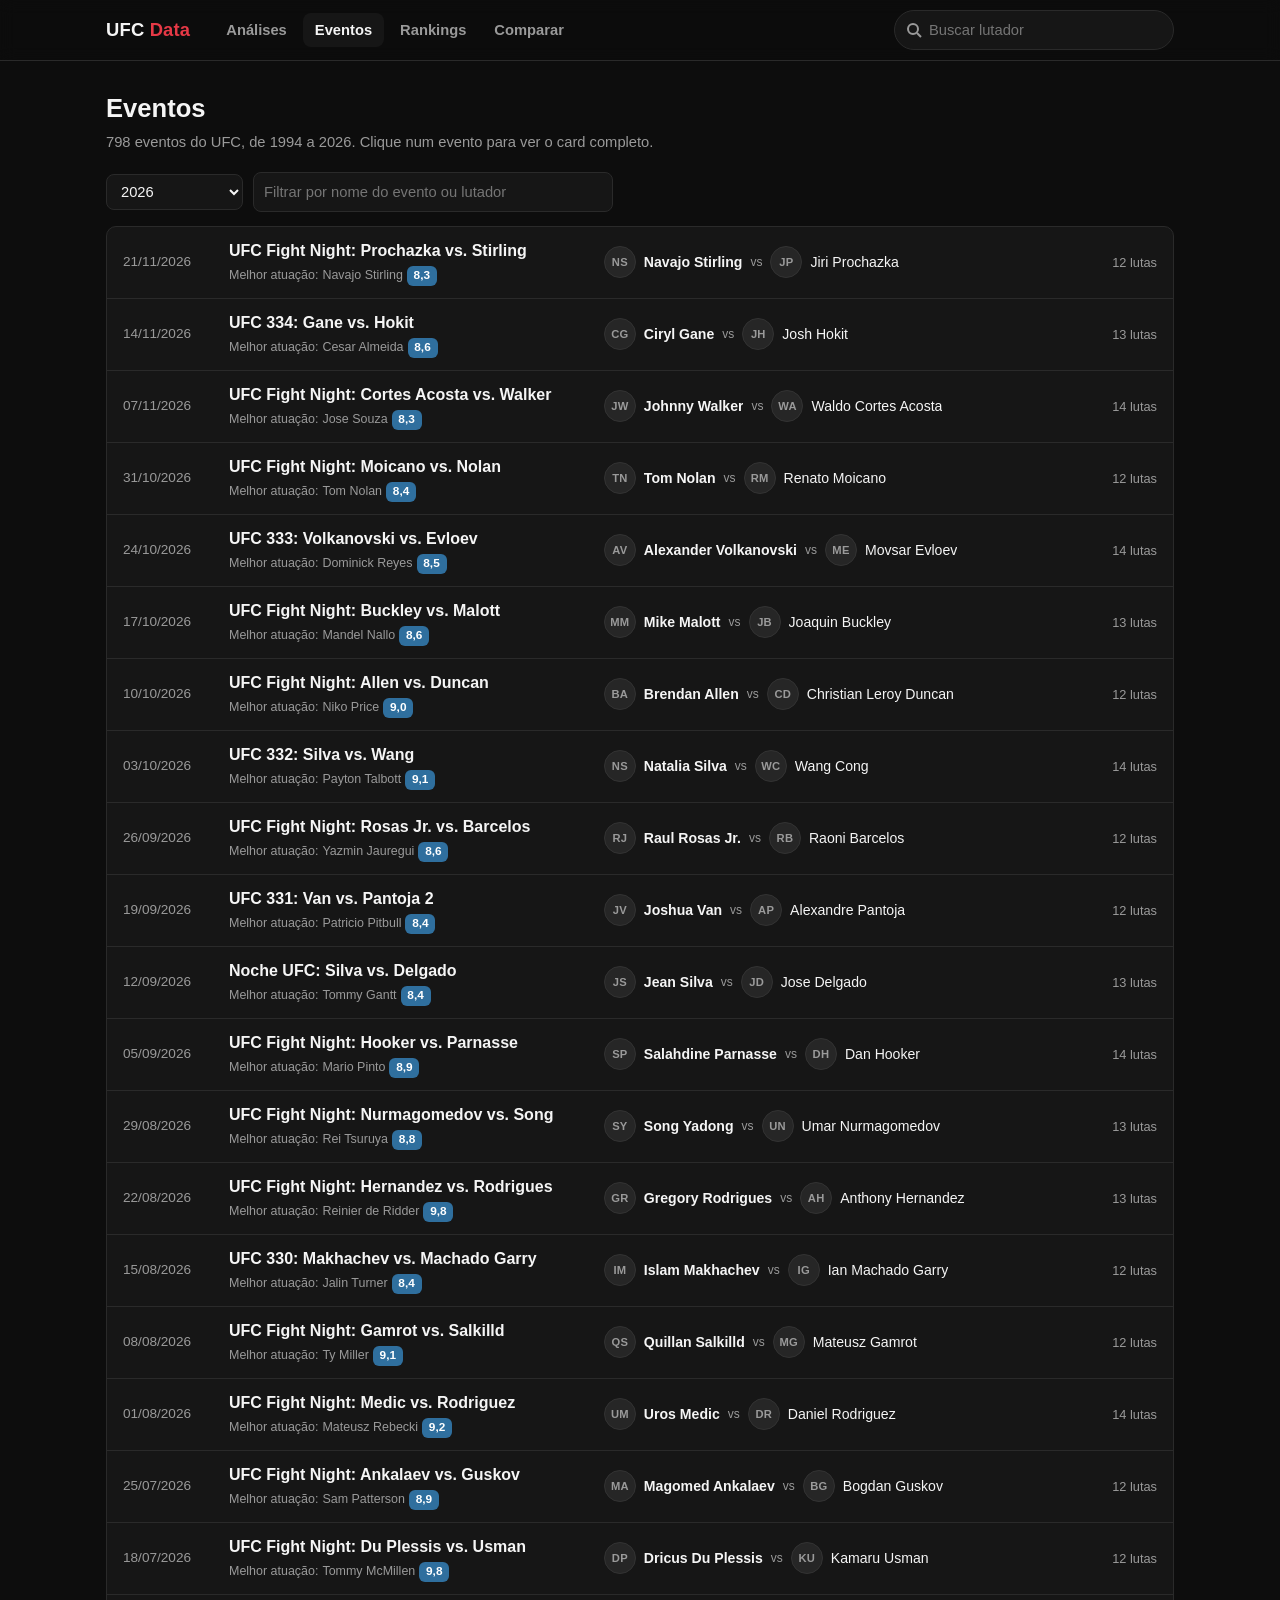
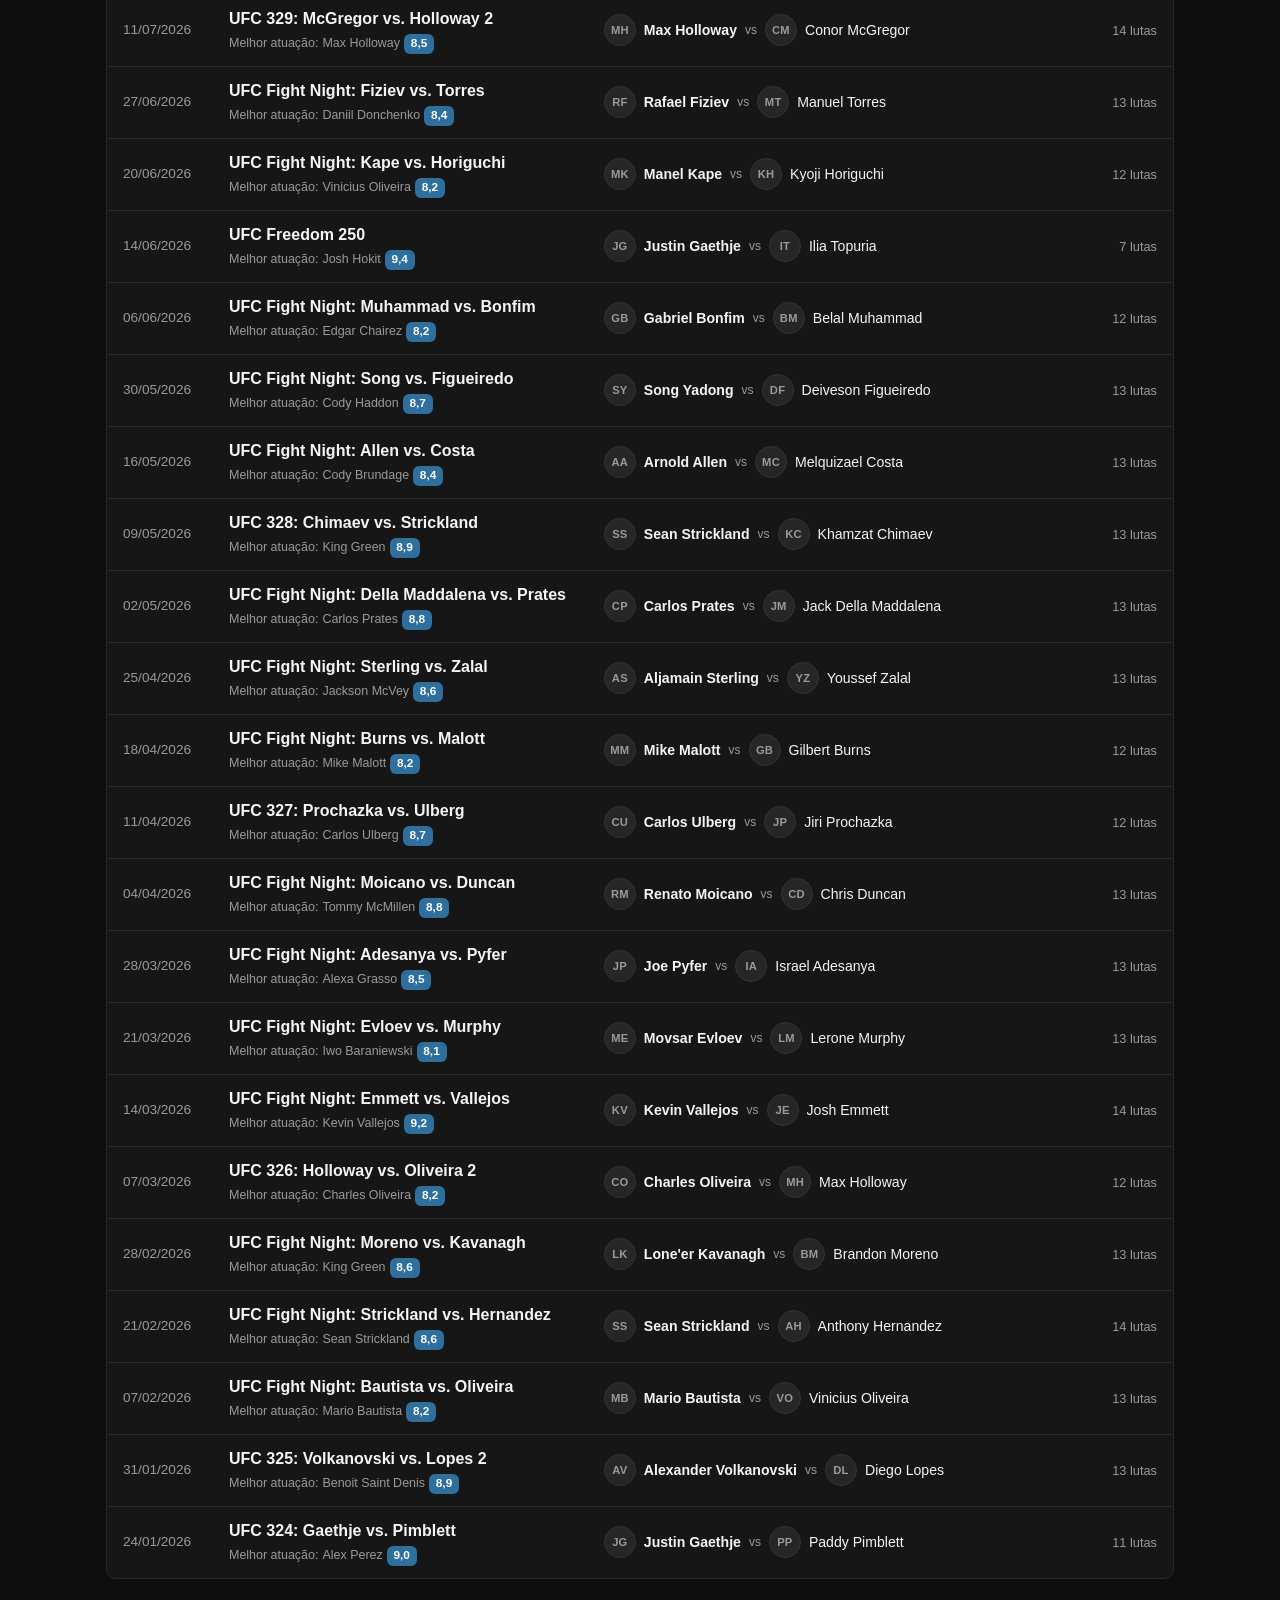
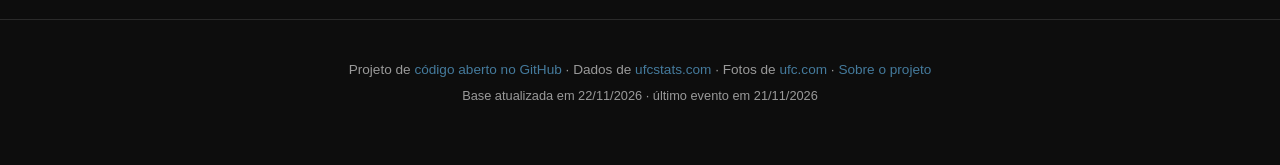
<file: eventos.html>
<!DOCTYPE html>
<html lang="pt-br">
<head>
<meta charset="UTF-8">
<meta name="viewport" content="width=device-width, initial-scale=1.0">
<title>Eventos — UFC Data</title>
<meta name="description" content="Todos os eventos do UFC desde 1994, com o card completo de cada um: resultados, métodos, bônus e estatísticas.">
<meta name="theme-color" content="#0d0d0d">
<link rel="icon" href="favicon.svg" type="image/svg+xml">
<link rel="apple-touch-icon" href="img/icone-180.png">
<meta property="og:type" content="website">
<meta property="og:site_name" content="UFC Data">
<meta property="og:locale" content="pt_BR">
<meta property="og:title" content="Eventos — UFC Data">
<meta property="og:description" content="Todos os eventos do UFC desde 1994, com o card completo de cada um: resultados, métodos, bônus e estatísticas.">
<meta property="og:url" content="https://khannnn1.github.io/ufc-data/eventos.html">
<meta property="og:image" content="https://khannnn1.github.io/ufc-data/img/og.png">
<meta property="og:image:width" content="1200">
<meta property="og:image:height" content="630">
<meta name="twitter:card" content="summary_large_image">
<link rel="stylesheet" href="css/site.css?v=4">
<style>
  h1 { font-size: 1.6rem; margin: 0 0 4px; }
  .intro { color: var(--muted); margin: 0 0 18px; font-size: 0.92rem; }

  /* Lista de eventos */
  .controles-eventos { display: flex; flex-wrap: wrap; gap: 10px; align-items: center; margin-bottom: 14px; }
  .controles-eventos select, .controles-eventos input {
    background: var(--card-bg); color: var(--text); border: 1px solid var(--grid-line); border-radius: 8px;
    padding: 8px 10px; font: inherit; font-size: 0.92rem;
  }
  .controles-eventos input { flex: 1 1 220px; max-width: 360px; }
  .controles-eventos select:focus, .controles-eventos input:focus { outline: 2px solid var(--azul); outline-offset: 1px; }
  .lista-eventos { list-style: none; margin: 0; padding: 0; background: var(--card-bg); border: 1px solid var(--grid-line); border-radius: var(--raio); overflow: hidden; }
  .lista-eventos li + li { border-top: 1px solid var(--grid-line); }
  .lista-eventos a.evento {
    display: grid; grid-template-columns: 92px minmax(0, 1fr) minmax(0, 1.3fr) 70px; gap: 14px; align-items: center;
    padding: 12px 16px; text-decoration: none;
  }
  .lista-eventos a.evento:hover, .lista-eventos a.evento:focus-visible { background: var(--card-hover); outline: none; }
  .evento .data { color: var(--muted); font-size: 0.85rem; font-variant-numeric: tabular-nums; }
  .evento .nome-evento { font-weight: 600; }
  .evento .melhor-nota { display: flex; align-items: center; gap: 4px; flex-wrap: wrap; font-weight: 400; font-size: 0.78rem; color: var(--muted); margin-top: 3px; }
  .evento .melhor-nota .selo-nota { height: 20px; min-width: 30px; font-size: 0.74rem; }
  .placar .selos { display: flex; align-items: center; gap: 6px; flex-shrink: 0; }
  .placar .lado.direita .selos { flex-direction: row-reverse; }
  .evento .principal { display: flex; align-items: center; gap: 8px; min-width: 0; font-size: 0.88rem; }
  .evento .principal .x { color: var(--muted); font-size: 0.75rem; }
  .evento .principal .lado { display: flex; align-items: center; gap: 8px; min-width: 0; }
  .evento .principal .lado span { overflow: hidden; text-overflow: ellipsis; white-space: nowrap; }
  .evento .principal .lado.venceu span { font-weight: 700; }
  .evento .qtd { color: var(--muted); font-size: 0.8rem; text-align: right; }
  .vazio { color: var(--muted); padding: 16px; }

  /* Card de um evento */
  .voltar { color: var(--muted); text-decoration: none; font-size: 0.88rem; }
  .voltar:hover { color: var(--text); }
  .cabecalho-evento { margin: 10px 0 18px; }
  .cabecalho-evento .sub { color: var(--muted); }
  .lutas { display: flex; flex-direction: column; gap: 10px; }
  .luta {
    background: var(--card-bg); border: 1px solid var(--grid-line); border-radius: var(--raio);
    padding: 12px 16px;
  }
  .luta .rotulo-luta { color: var(--muted); font-size: 0.72rem; text-transform: uppercase; letter-spacing: 0.05em; margin-bottom: 8px; display: flex; flex-wrap: wrap; gap: 4px 10px; align-items: center; }
  .luta .rotulo-luta .etiqueta { margin: 0; }
  .placar { display: grid; grid-template-columns: minmax(0, 1fr) auto minmax(0, 1fr); gap: 16px; align-items: center; }
  .placar .lado { display: flex; align-items: center; gap: 12px; min-width: 0; }
  .placar .lado.direita { flex-direction: row-reverse; text-align: right; }
  .placar .lado.direita .identificacao { align-items: flex-end; }
  .placar .lado.perdeu > :not(.selos), .placar .lado.perdeu .resultado { opacity: 0.55; } /* a nota fica nítida */
  .placar .lado .nome-lutador { font-size: 1rem; }
  .placar .centro { text-align: center; min-width: 140px; }
  .placar .centro .metodo { font-weight: 700; }
  .placar .centro .detalhe { color: var(--muted); font-size: 0.8rem; }
  .estat-luta { display: flex; justify-content: center; flex-wrap: wrap; gap: 4px 18px; margin-top: 10px; padding-top: 8px; border-top: 1px solid var(--grid-line); color: var(--muted); font-size: 0.8rem; font-variant-numeric: tabular-nums; }
  .estat-luta strong { color: var(--text); }

  @media (max-width: 760px) {
    .lista-eventos a.evento { grid-template-columns: minmax(0, 1fr) auto; gap: 4px 12px; }
    .evento .data { grid-column: 1; grid-row: 1; }
    .evento .qtd { grid-column: 2; grid-row: 1; }
    .evento .nome-evento { grid-column: 1 / -1; }
    .evento .principal { grid-column: 1 / -1; }
    .placar { grid-template-columns: minmax(0, 1fr) minmax(0, 1fr); gap: 10px; }
    .placar .centro { grid-column: 1 / -1; grid-row: 2; min-width: 0; }
    .placar .lado { display: grid; grid-template-columns: 36px minmax(0, 1fr); gap: 6px 8px; align-items: center; }
    .placar .lado.direita { grid-template-columns: minmax(0, 1fr) 36px; }
    .placar .lado.direita .avatar { grid-column: 2; grid-row: 1; }
    .placar .lado.direita .identificacao { grid-column: 1; grid-row: 1; }
    .placar .lado .selos { grid-column: 1 / -1; }
    .placar .lado.direita .selos { justify-content: flex-start; }
    .placar .lado .avatar { width: 36px; height: 36px; }
    .placar .lado .nome-lutador { font-size: 0.92rem; overflow-wrap: anywhere; }
  }
  .posicao-elo { color: var(--text); font-weight: 600; font-variant-numeric: tabular-nums; }
</style>
</head>
<body data-pagina="eventos">

<main id="eventos">
  <p class="carregando">Carregando…</p>
</main>

<footer>
  Projeto de <a href="https://github.com/khannnn1/ufc-data">código aberto no GitHub</a> · Dados de <a href="http://ufcstats.com">ufcstats.com</a> · Fotos de <a href="https://www.ufc.com">ufc.com</a>
</footer>

<script src="js/site.js?v=8"></script>
<script src="js/eventos.js?v=4"></script>
</body>
</html>
</file>
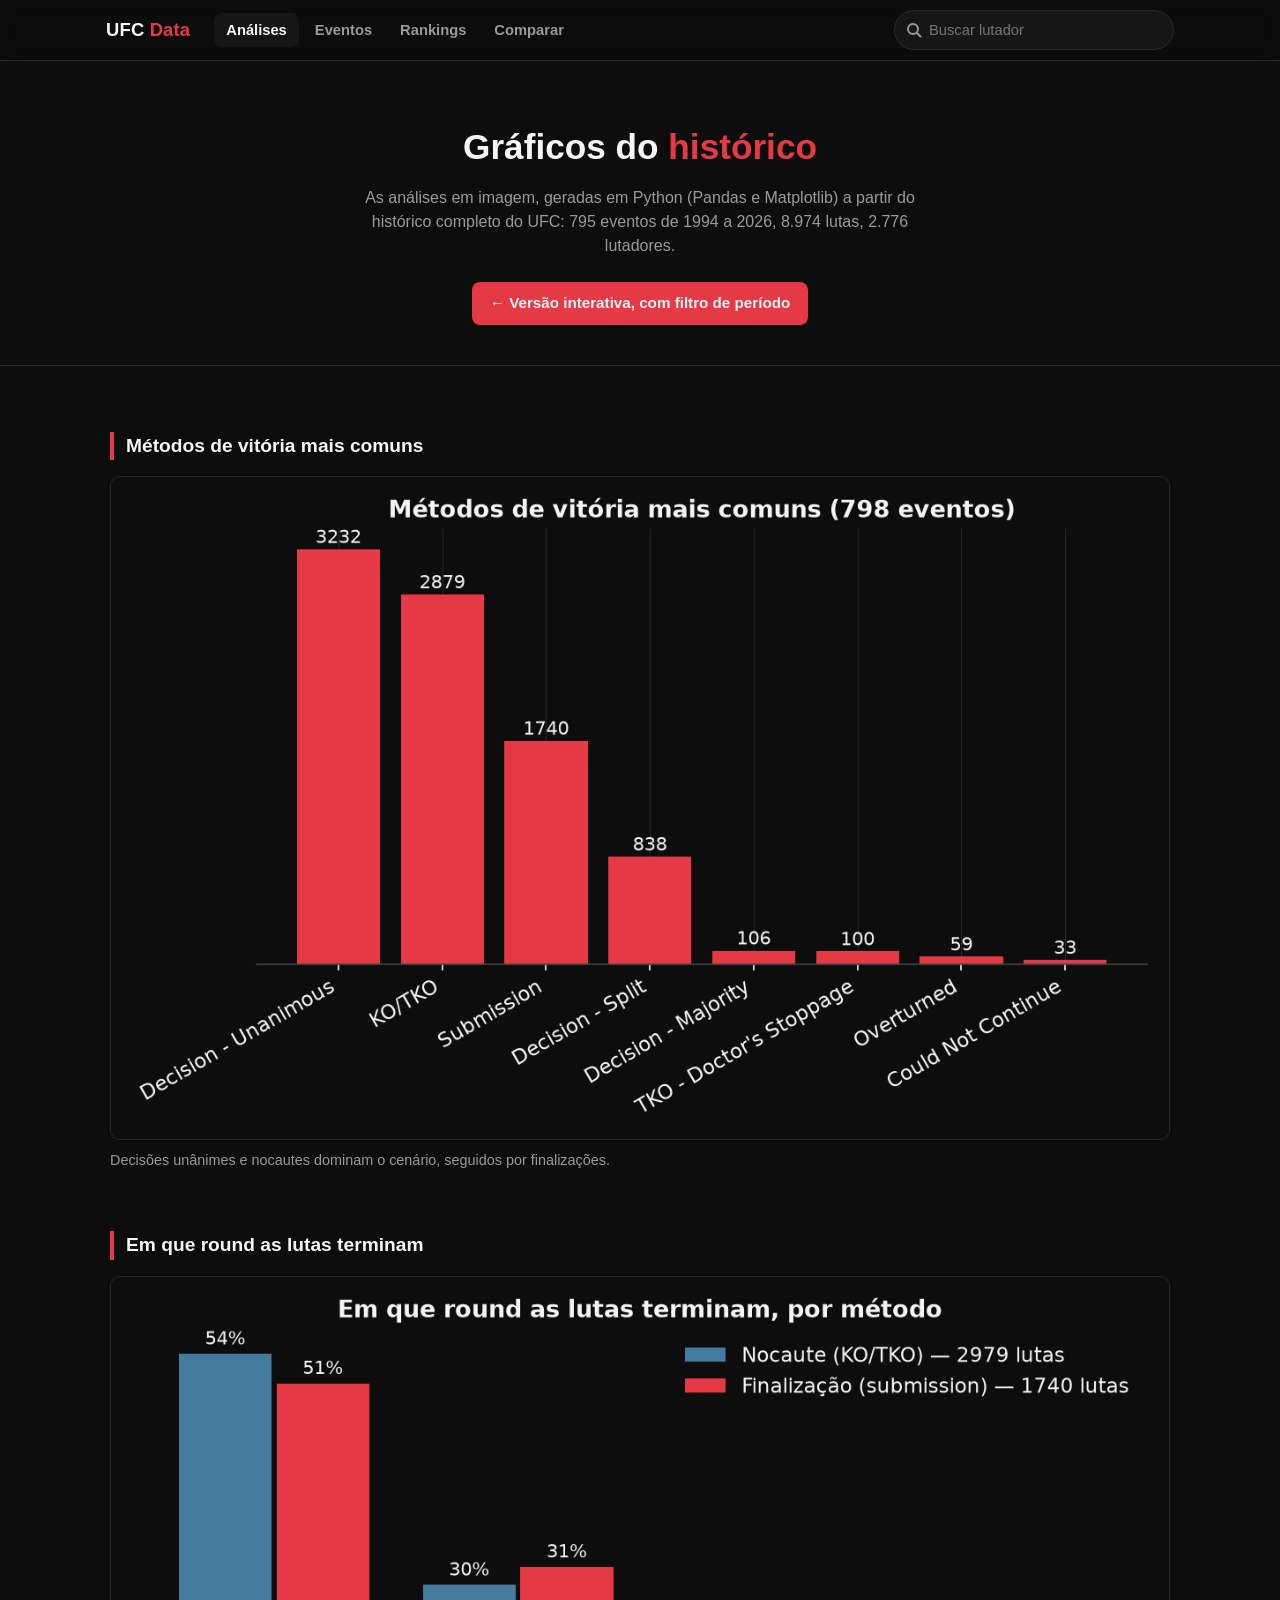
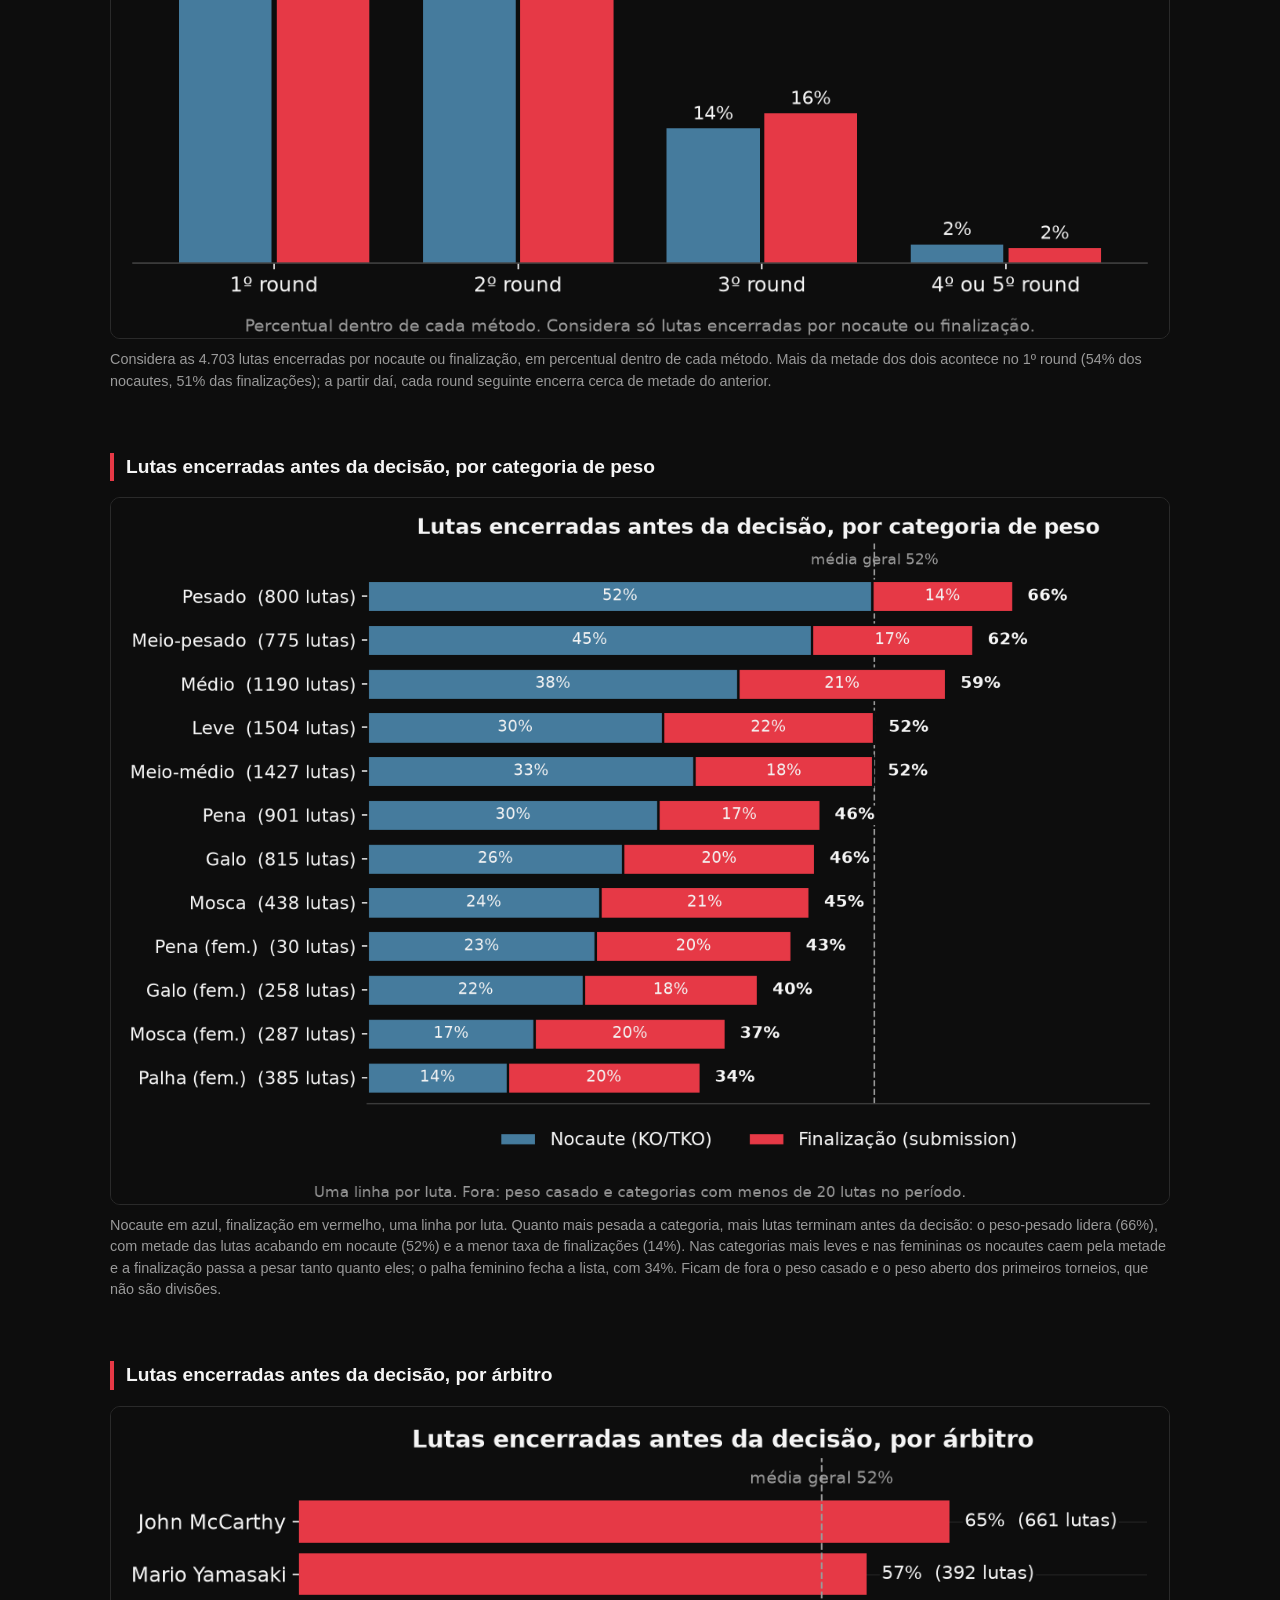
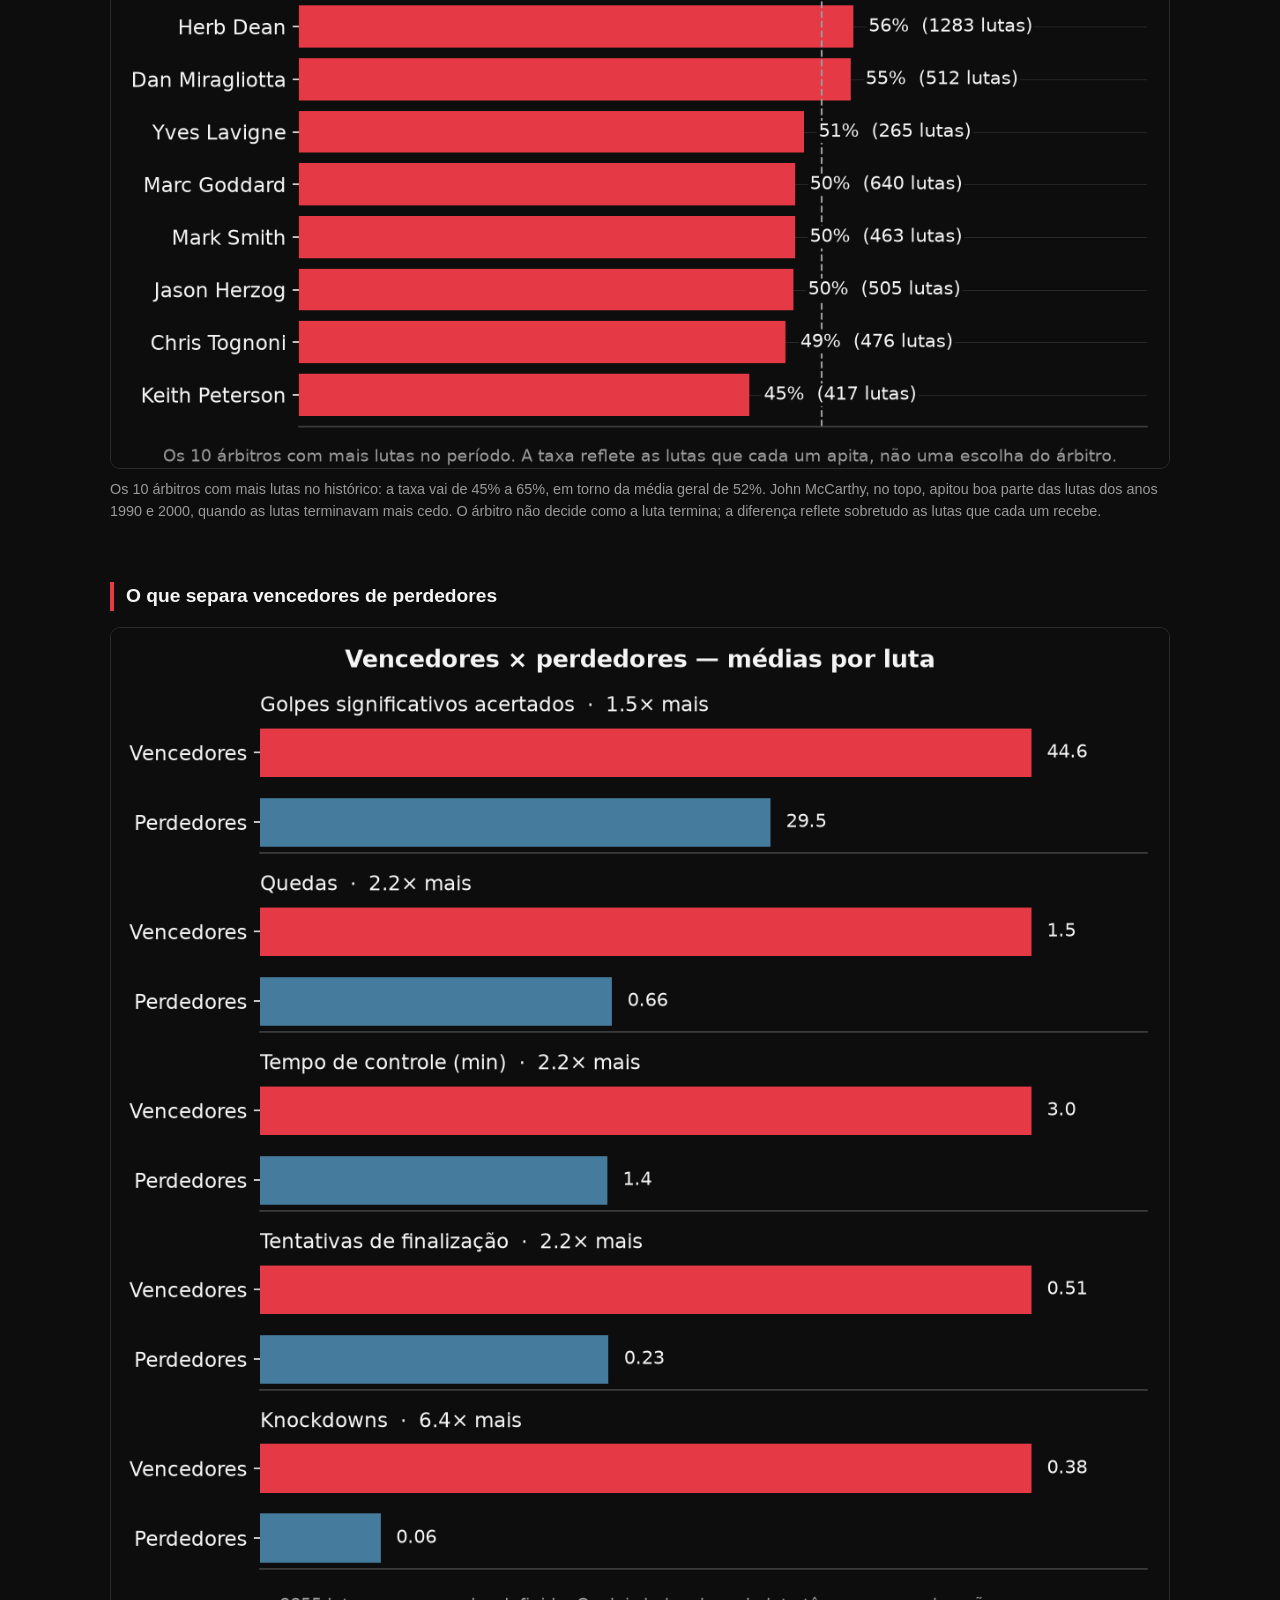
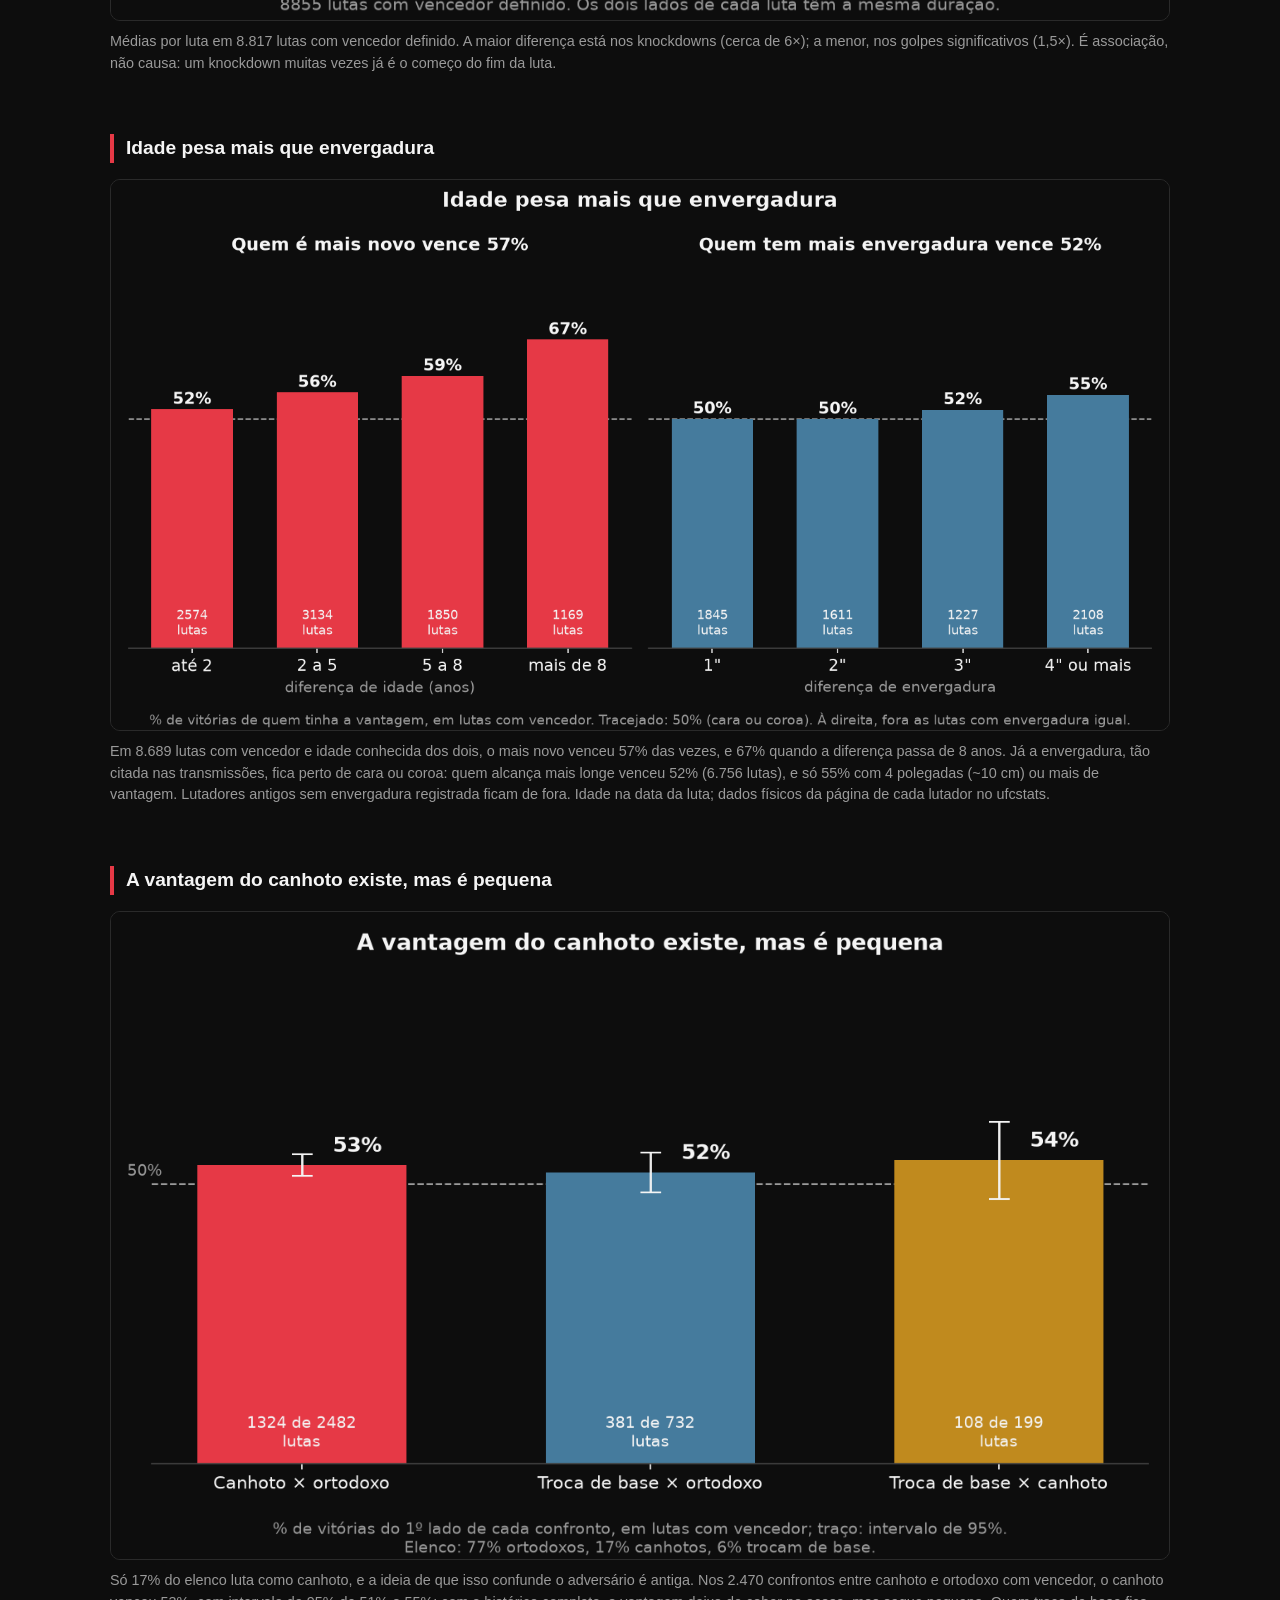
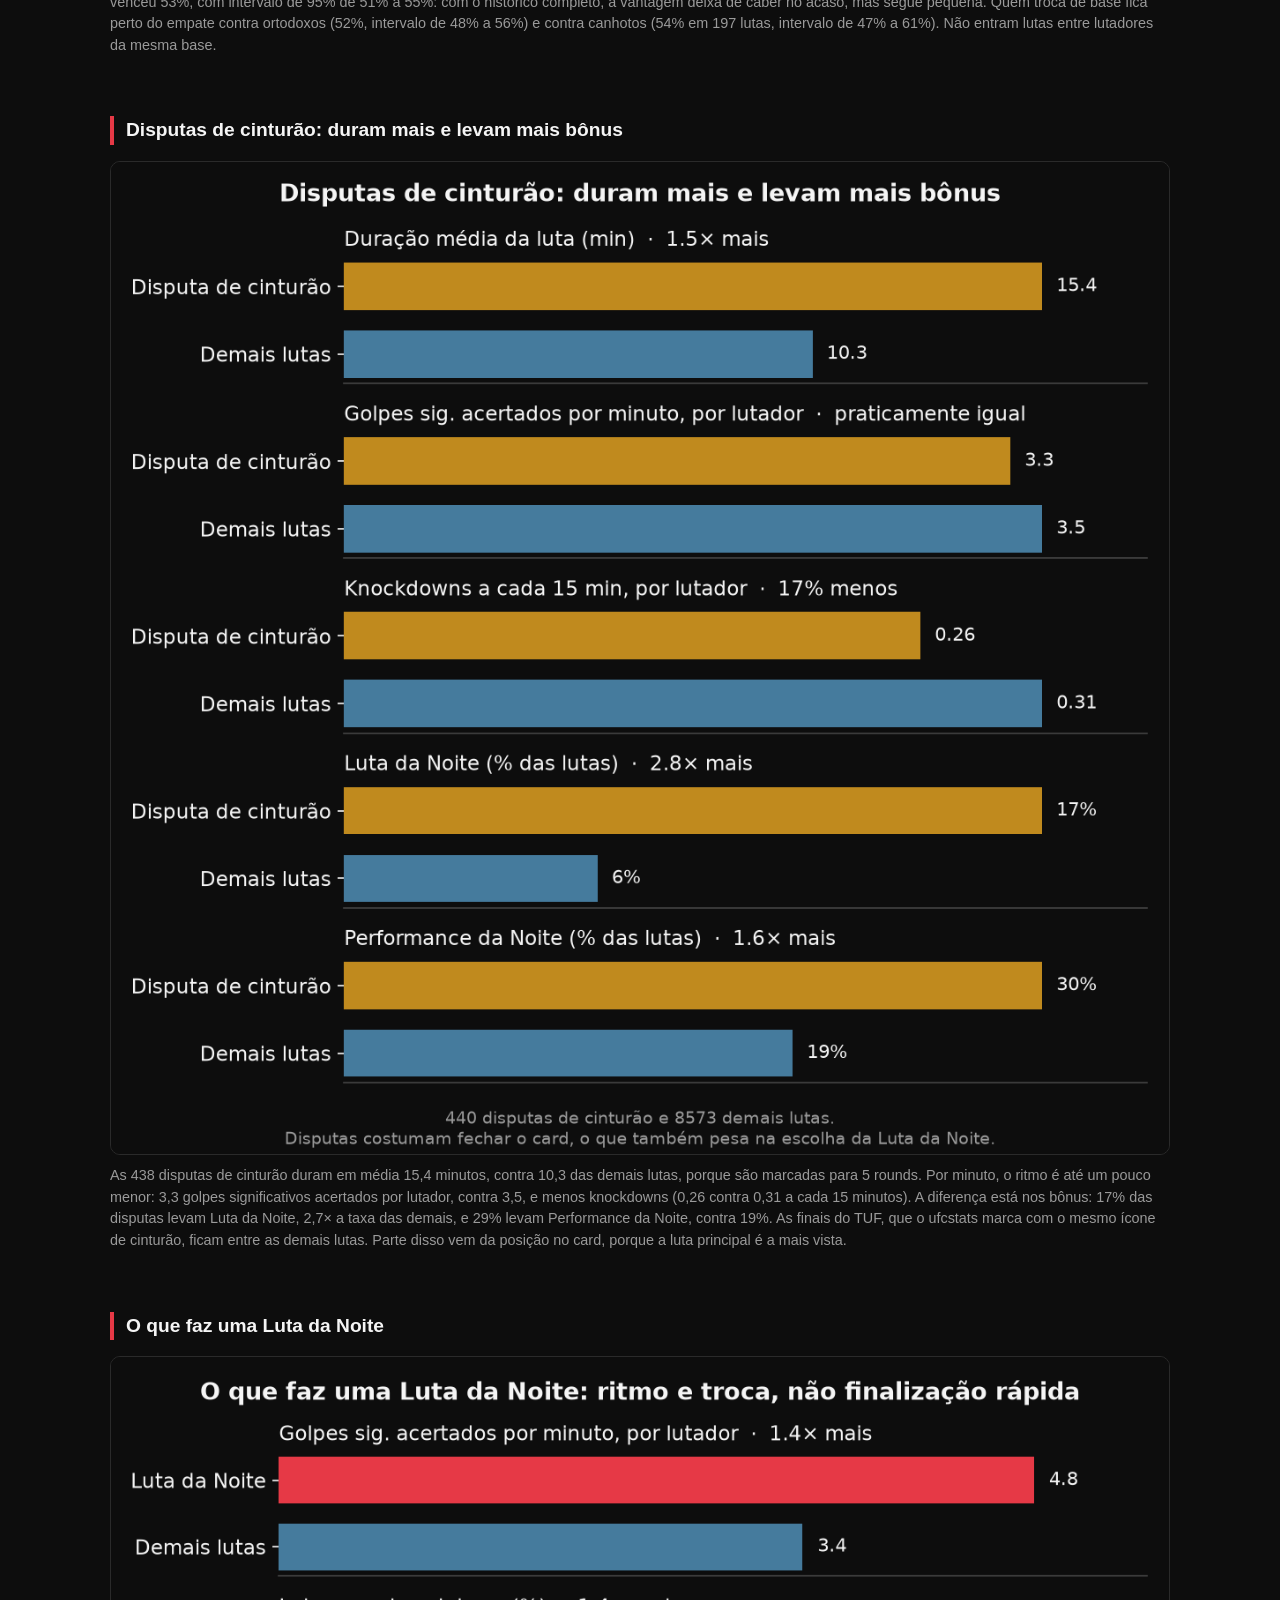
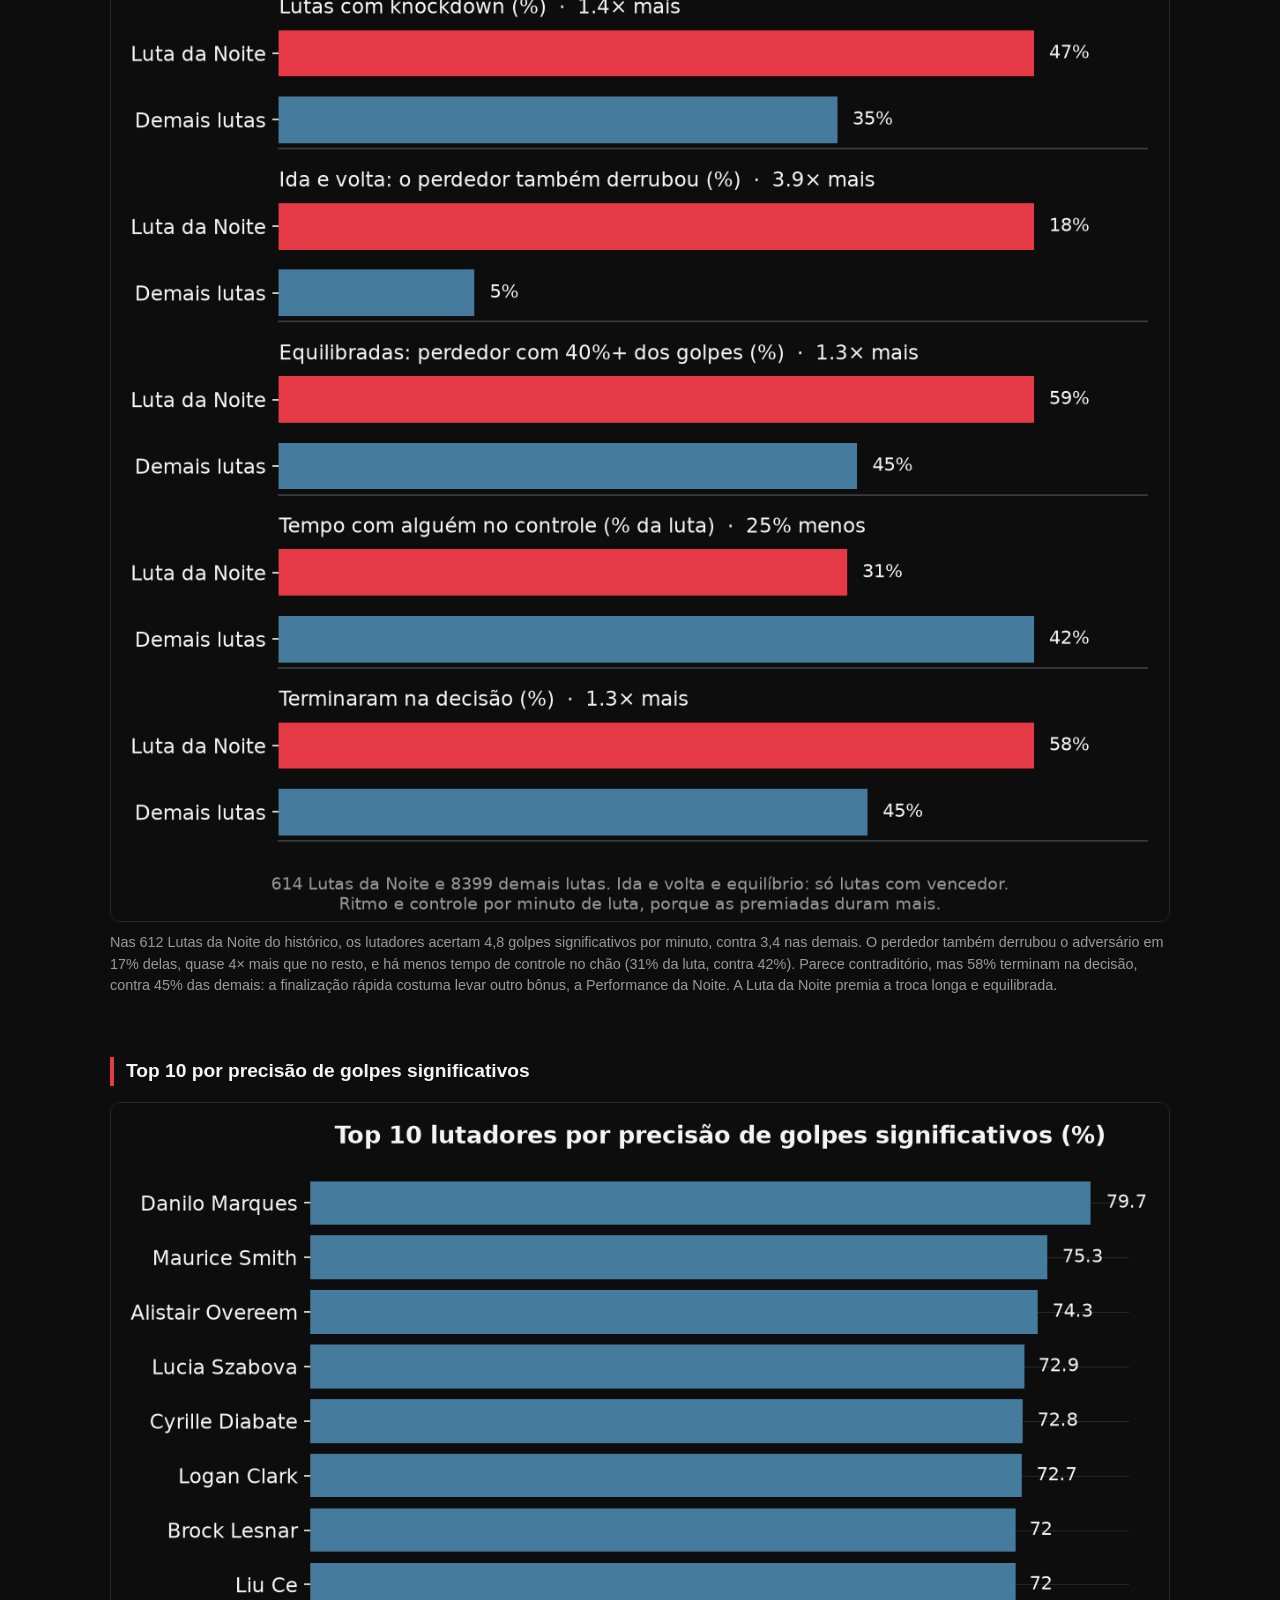
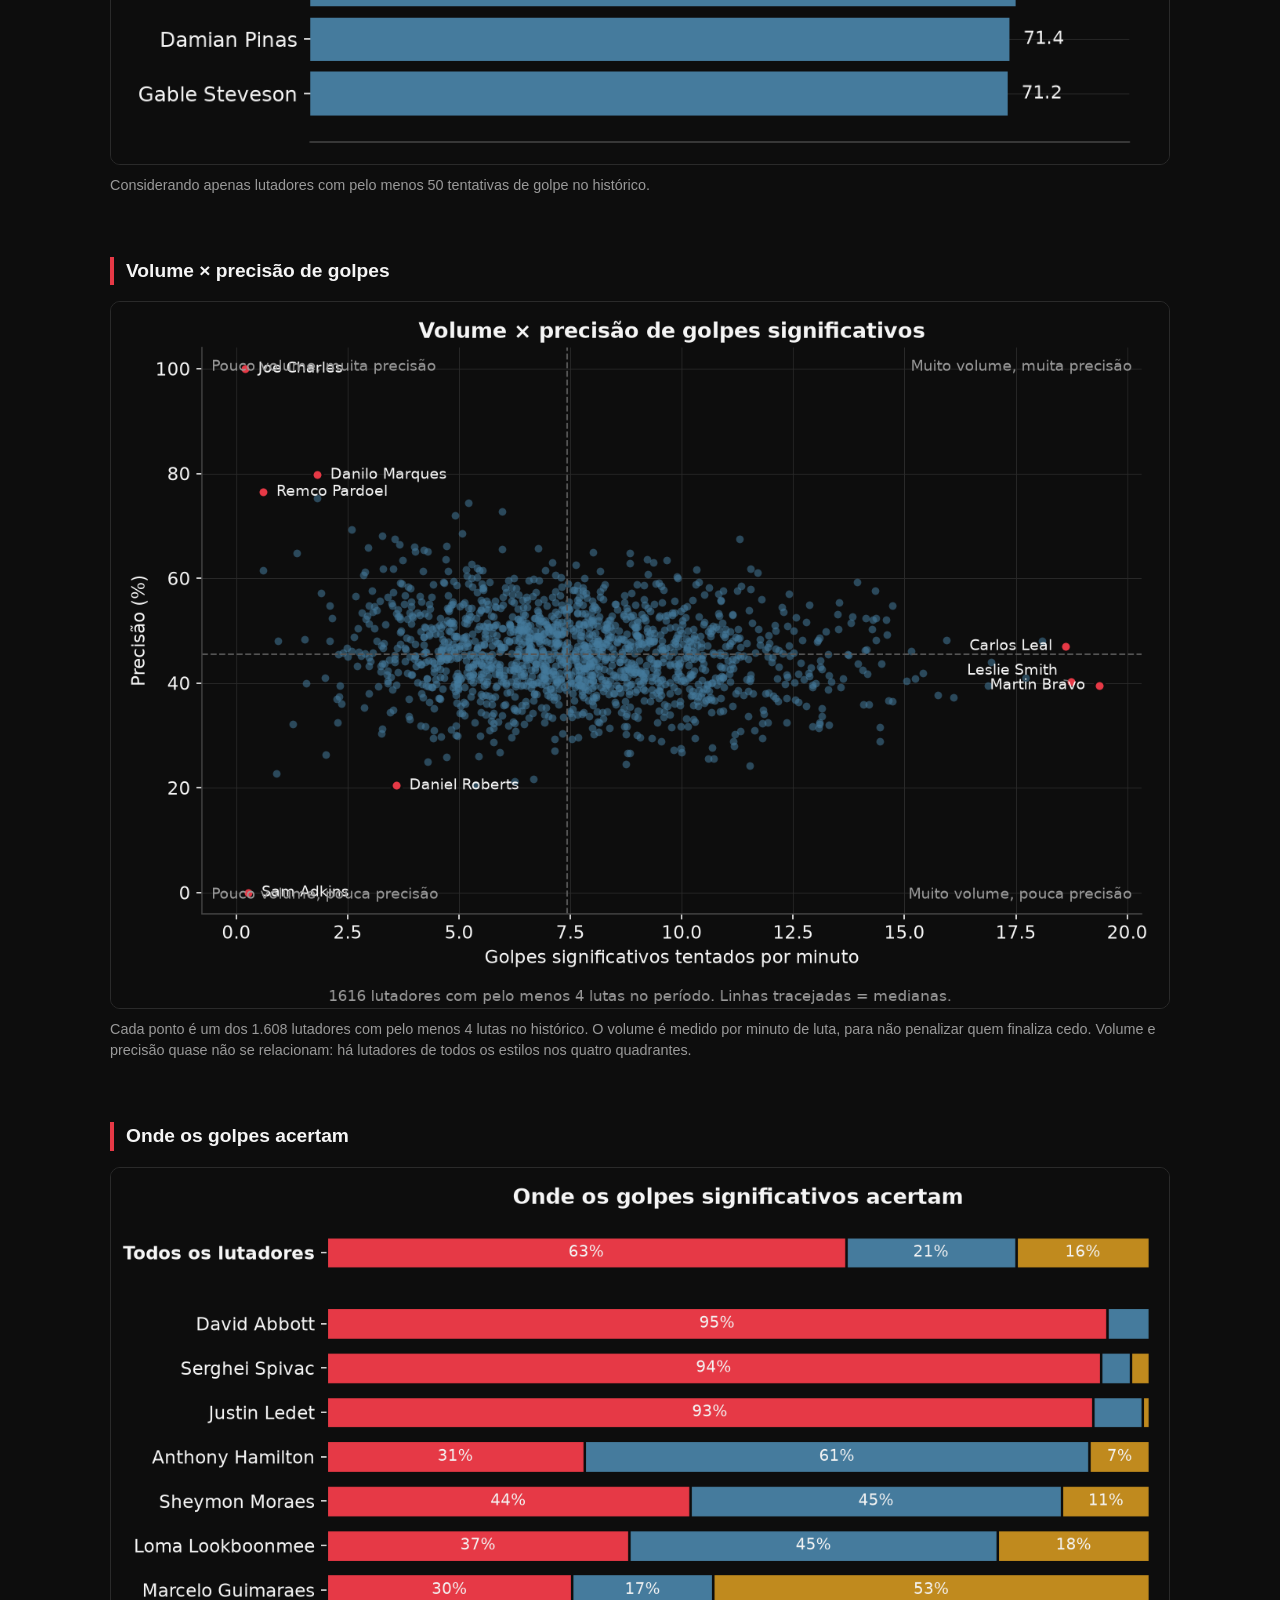
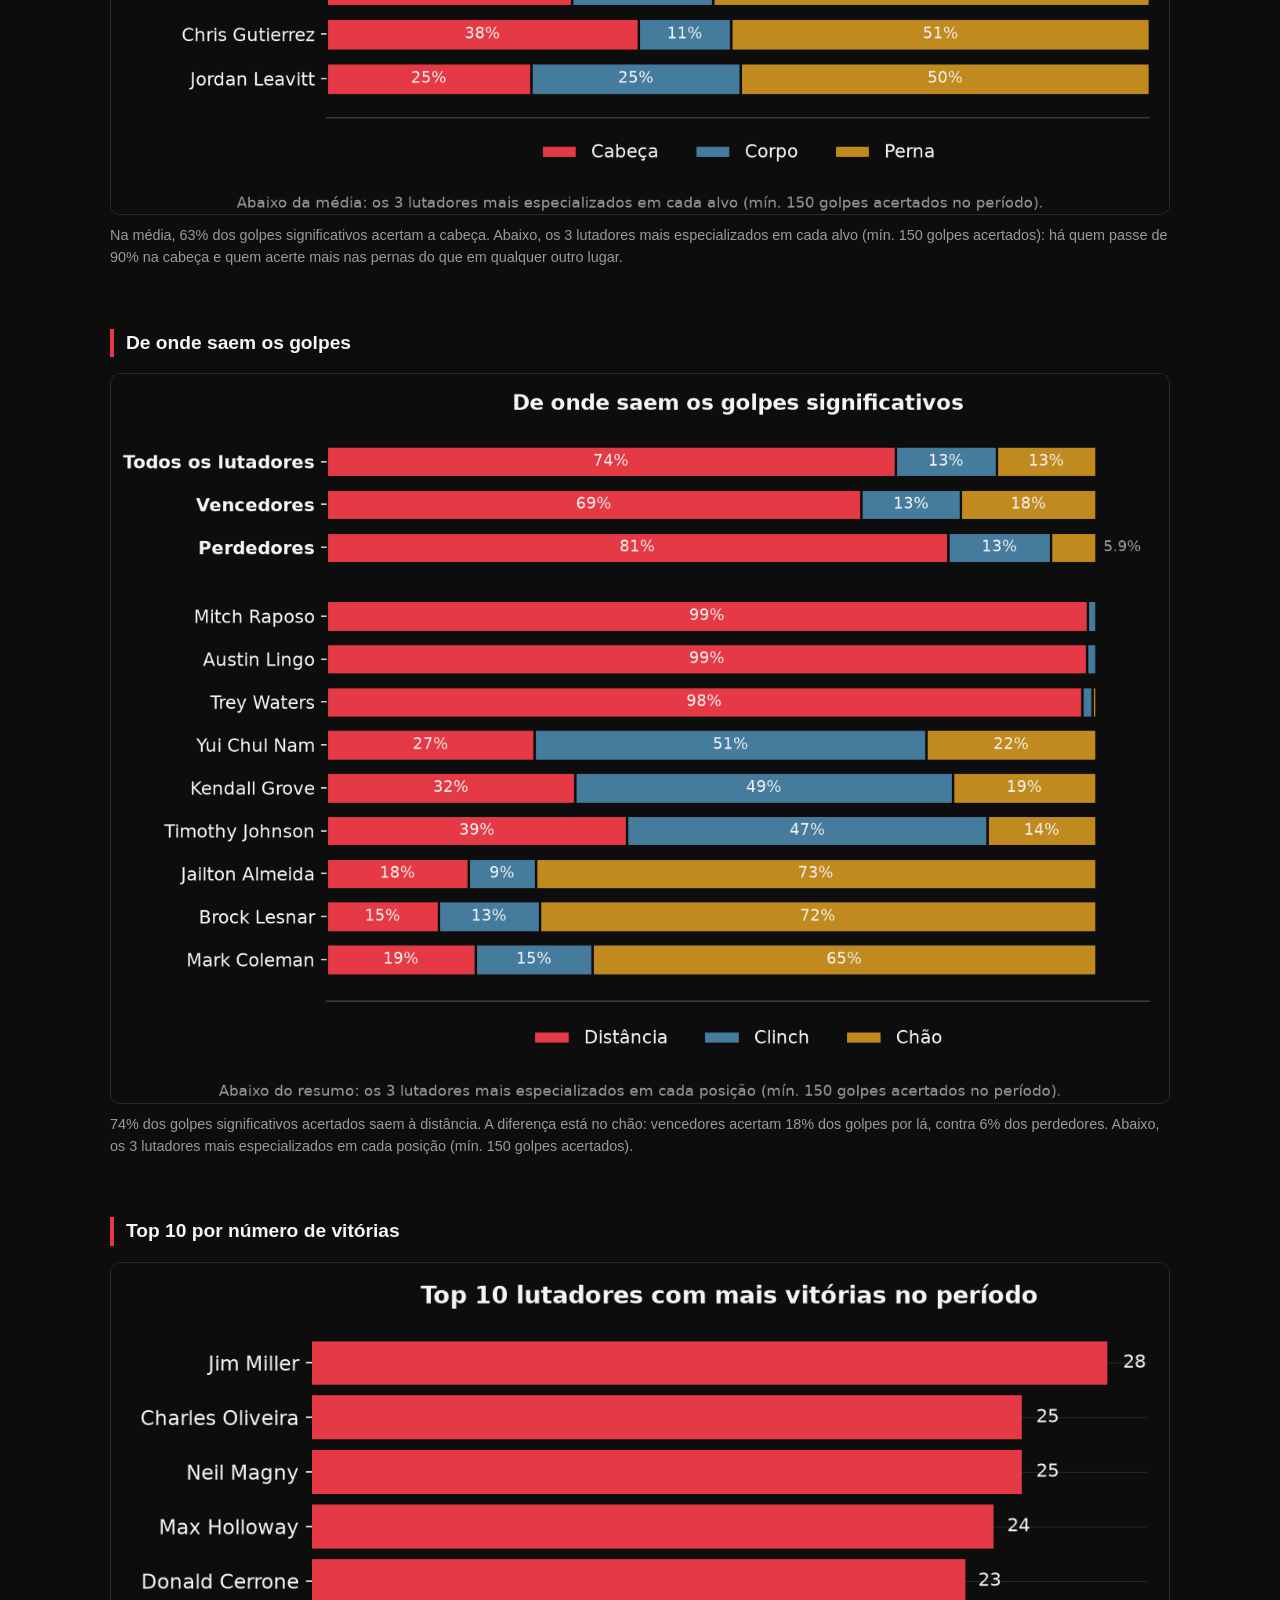
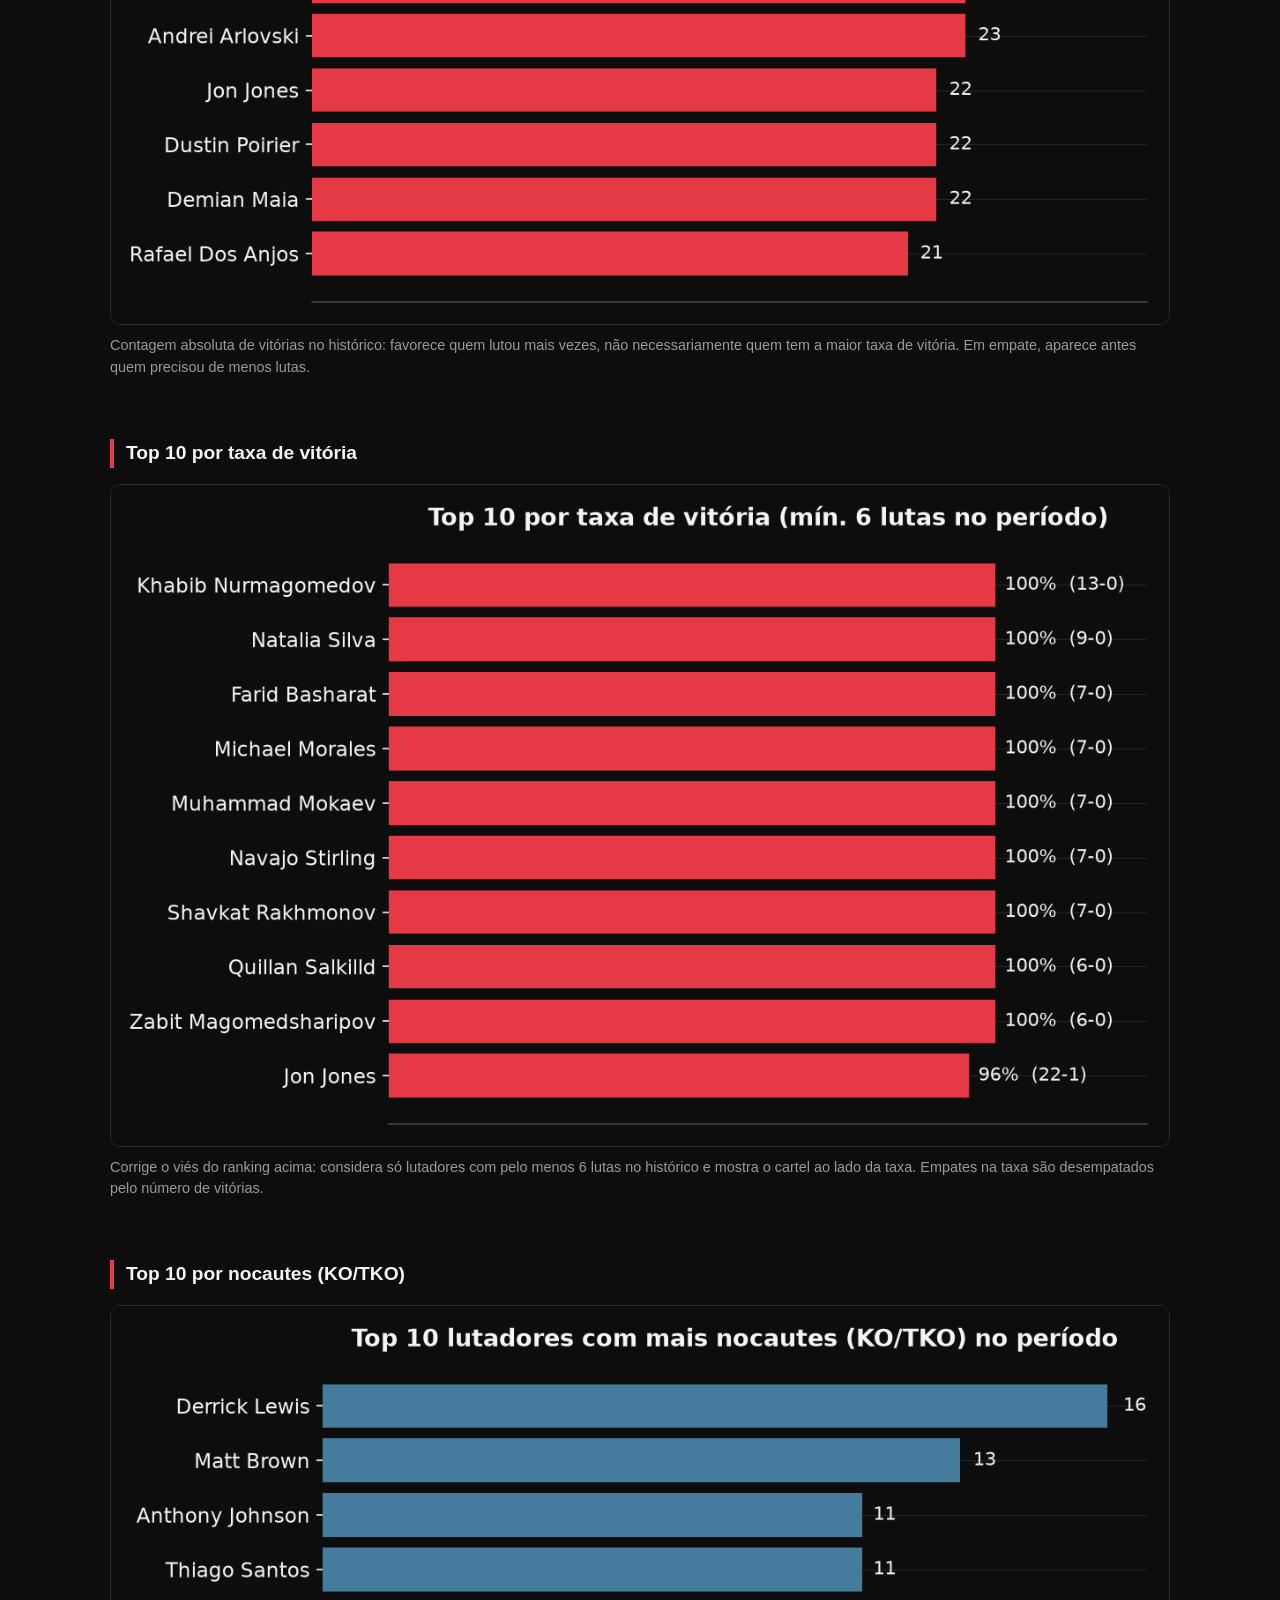
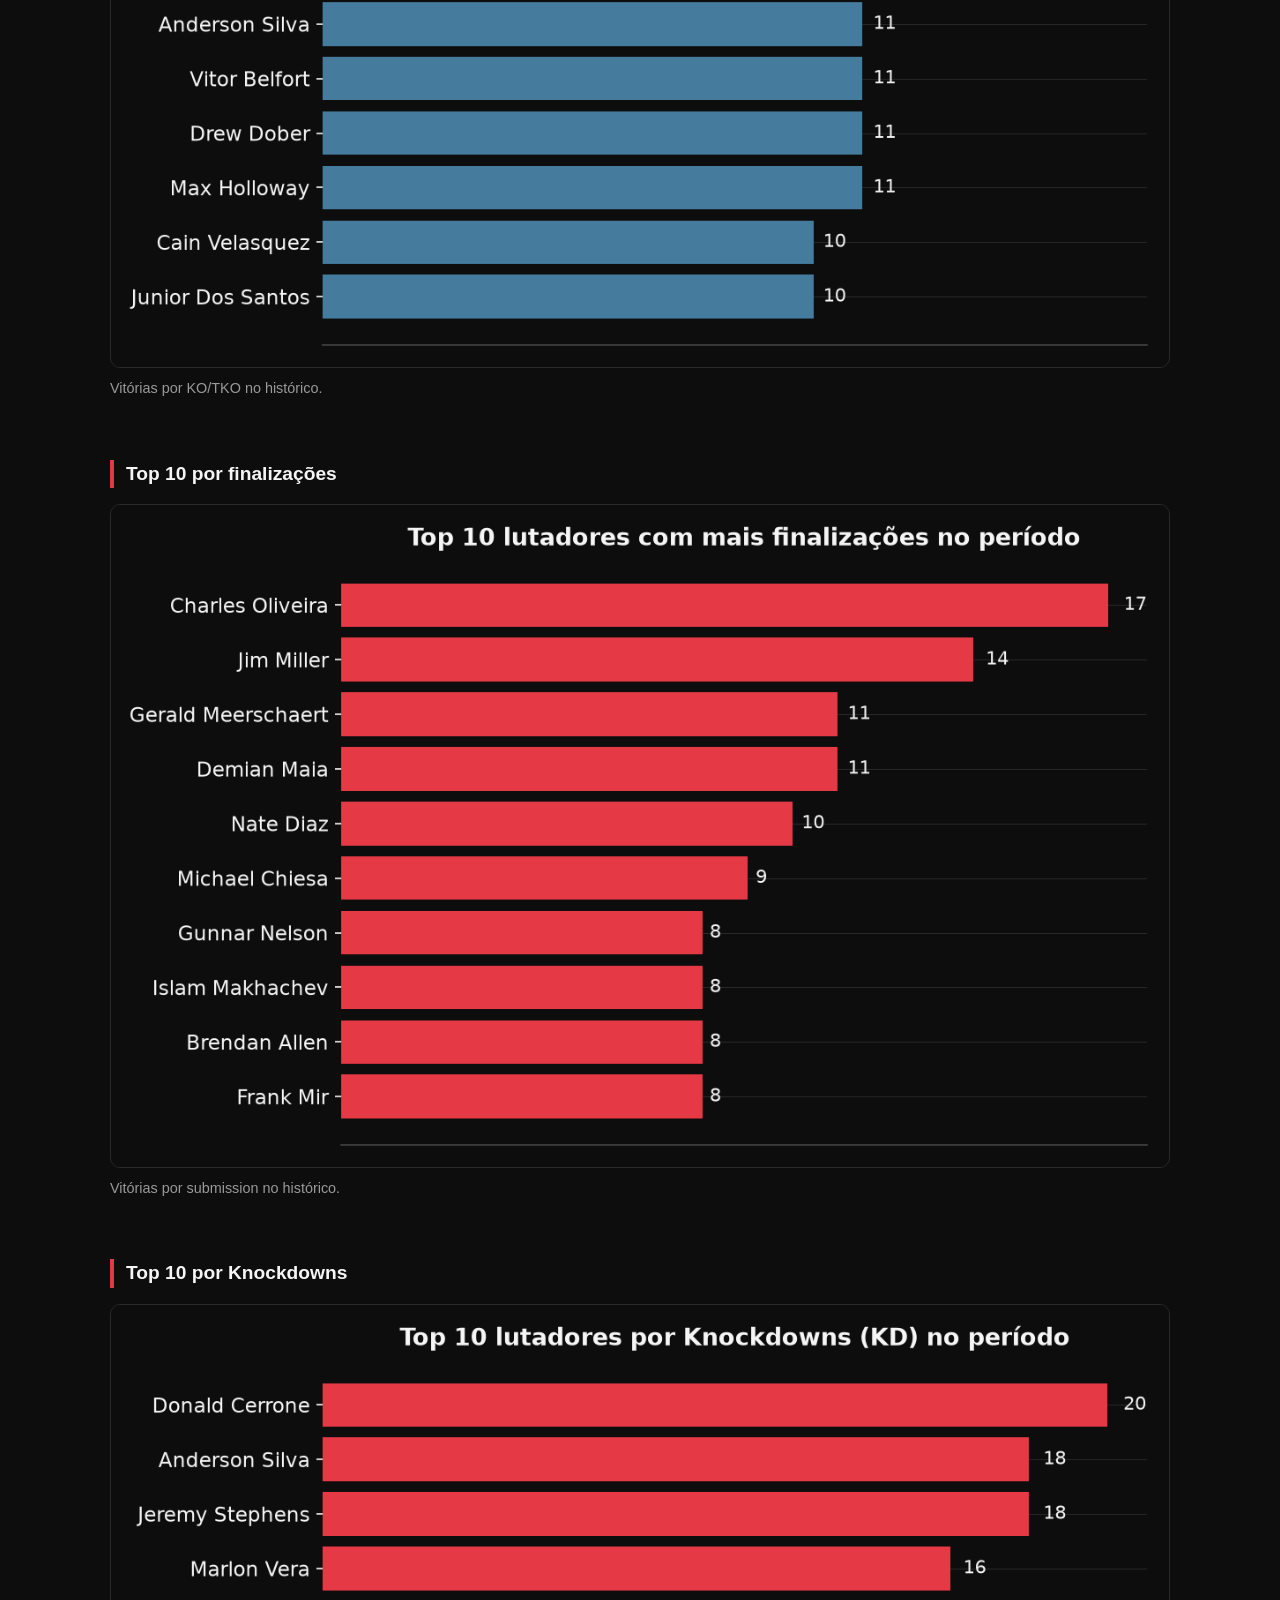
<file: graficos.html>
<!DOCTYPE html>
<html lang="pt-br">
<head>
<meta charset="UTF-8">
<meta name="viewport" content="width=device-width, initial-scale=1.0">
<title>Gráficos do histórico — UFC Data</title>
<meta name="description" content="22 gráficos sobre o histórico do UFC: idade × envergadura, canhoto × ortodoxo, disputas de cinturão, Luta da Noite e mais.">
<meta name="theme-color" content="#0d0d0d">
<link rel="icon" href="favicon.svg" type="image/svg+xml">
<link rel="apple-touch-icon" href="img/icone-180.png">
<meta property="og:type" content="website">
<meta property="og:site_name" content="UFC Data">
<meta property="og:locale" content="pt_BR">
<meta property="og:title" content="Gráficos do histórico — UFC Data">
<meta property="og:description" content="22 gráficos sobre o histórico do UFC: idade × envergadura, canhoto × ortodoxo, disputas de cinturão, Luta da Noite e mais.">
<meta property="og:url" content="https://khannnn1.github.io/ufc-data/graficos.html">
<meta property="og:image" content="https://khannnn1.github.io/ufc-data/img/og.png">
<meta property="og:image:width" content="1200">
<meta property="og:image:height" content="630">
<meta name="twitter:card" content="summary_large_image">
<link rel="stylesheet" href="css/site.css?v=4">
<style>
  header {
    padding: 60px 20px 40px;
    text-align: center;
    border-bottom: 1px solid var(--grid-line);
  }
  header h1 {
    font-size: 2.2rem;
    margin: 0 0 12px;
  }
  header h1 span { color: var(--vermelho); }
  header p {
    color: var(--muted);
    max-width: 600px;
    margin: 0 auto;
  }
  .badges {
    margin-top: 20px;
    display: flex;
    justify-content: center;
    gap: 10px;
    flex-wrap: wrap;
  }
  .badge {
    background: var(--card-bg);
    border: 1px solid var(--grid-line);
    padding: 6px 14px;
    border-radius: 20px;
    font-size: 0.8rem;
    color: var(--muted);
  }
  .cta {
    display: inline-block;
    margin-top: 24px;
    padding: 10px 18px;
    border-radius: 8px;
    background: var(--vermelho);
    color: var(--text);
    text-decoration: none;
    font-weight: 600;
    font-size: 0.95rem;
  }
  .cta:hover { filter: brightness(1.1); }
  main {
    max-width: 1100px;
    margin: 0 auto;
    padding: 50px 20px;
  }
  .grafico {
    margin-bottom: 60px;
  }
  .grafico h2 {
    font-size: 1.2rem;
    border-left: 4px solid var(--vermelho);
    padding-left: 12px;
    margin-bottom: 16px;
  }
  .grafico img {
    width: 100%;
    border-radius: 10px;
    border: 1px solid var(--grid-line);
    display: block;
  }
  .grafico p.legenda {
    color: var(--muted);
    font-size: 0.9rem;
    margin-top: 10px;
  }
  footer {
    text-align: center;
    padding: 40px 20px 60px;
    color: var(--muted);
    font-size: 0.85rem;
    border-top: 1px solid var(--grid-line);
  }
  footer a { color: var(--azul); text-decoration: none; }
  footer a:hover { text-decoration: underline; }
</style>
</head>
<body data-pagina="index">

<header>
  <h1>Gráficos do <span>histórico</span></h1>
  <p>As análises em imagem, geradas em Python (Pandas e Matplotlib) a partir do histórico completo do UFC: 795 eventos de 1994 a 2026, 8.974 lutas, 2.776 lutadores.</p>
  <a class="cta" href="index.html">← Versão interativa, com filtro de período</a>
</header>

<main>

  <div class="grafico">
    <h2>Métodos de vitória mais comuns</h2>
    <img src="figures/metodos_vitoria.png" alt="Métodos de vitória mais comuns">
    <p class="legenda">Decisões unânimes e nocautes dominam o cenário, seguidos por finalizações.</p>
  </div>

  <div class="grafico">
    <h2>Em que round as lutas terminam</h2>
    <img src="figures/round_final_por_metodo.png" alt="Percentual de nocautes e de finalizações em cada round">
    <p class="legenda">Considera as 4.703 lutas encerradas por nocaute ou finalização, em percentual dentro de cada método. Mais da metade dos dois acontece no 1º round (54% dos nocautes, 51% das finalizações); a partir daí, cada round seguinte encerra cerca de metade do anterior.</p>
  </div>

  <div class="grafico">
    <h2>Lutas encerradas antes da decisão, por categoria de peso</h2>
    <img src="figures/finalizacoes_por_categoria.png" alt="Percentual de lutas encerradas por nocaute e por finalização em cada categoria de peso">
    <p class="legenda">Nocaute em azul, finalização em vermelho, uma linha por luta. Quanto mais pesada a categoria, mais lutas terminam antes da decisão: o peso-pesado lidera (66%), com metade das lutas acabando em nocaute (52%) e a menor taxa de finalizações (14%). Nas categorias mais leves e nas femininas os nocautes caem pela metade e a finalização passa a pesar tanto quanto eles; o palha feminino fecha a lista, com 34%. Ficam de fora o peso casado e o peso aberto dos primeiros torneios, que não são divisões.</p>
  </div>

  <div class="grafico">
    <h2>Lutas encerradas antes da decisão, por árbitro</h2>
    <img src="figures/arbitros_finalizacoes.png" alt="Percentual de lutas encerradas antes da decisão para os 10 árbitros com mais lutas">
    <p class="legenda">Os 10 árbitros com mais lutas no histórico: a taxa vai de 45% a 65%, em torno da média geral de 52%. John McCarthy, no topo, apitou boa parte das lutas dos anos 1990 e 2000, quando as lutas terminavam mais cedo. O árbitro não decide como a luta termina; a diferença reflete sobretudo as lutas que cada um recebe.</p>
  </div>

  <div class="grafico">
    <h2>O que separa vencedores de perdedores</h2>
    <img src="figures/vencedores_vs_perdedores.png" alt="Médias por luta de vencedores e perdedores: golpes, quedas, controle, finalizações e knockdowns">
    <p class="legenda">Médias por luta em 8.817 lutas com vencedor definido. A maior diferença está nos knockdowns (cerca de 6×); a menor, nos golpes significativos (1,5×). É associação, não causa: um knockdown muitas vezes já é o começo do fim da luta.</p>
  </div>

  <div class="grafico">
    <h2>Idade pesa mais que envergadura</h2>
    <img src="figures/idade_vs_envergadura.png" alt="Percentual de vitórias do lutador mais novo e do lutador com mais envergadura, por faixa de diferença">
    <p class="legenda">Em 8.689 lutas com vencedor e idade conhecida dos dois, o mais novo venceu 57% das vezes, e 67% quando a diferença passa de 8 anos. Já a envergadura, tão citada nas transmissões, fica perto de cara ou coroa: quem alcança mais longe venceu 52% (6.756 lutas), e só 55% com 4 polegadas (~10 cm) ou mais de vantagem. Lutadores antigos sem envergadura registrada ficam de fora. Idade na data da luta; dados físicos da página de cada lutador no ufcstats.</p>
  </div>

  <div class="grafico">
    <h2>A vantagem do canhoto existe, mas é pequena</h2>
    <img src="figures/base_canhoto_vs_ortodoxo.png" alt="Percentual de vitórias por confronto de bases (canhoto, ortodoxo, troca de base), com intervalo de confiança de 95%">
    <p class="legenda">Só 17% do elenco luta como canhoto, e a ideia de que isso confunde o adversário é antiga. Nos 2.470 confrontos entre canhoto e ortodoxo com vencedor, o canhoto venceu 53%, com intervalo de 95% de 51% a 55%: com o histórico completo, a vantagem deixa de caber no acaso, mas segue pequena. Quem troca de base fica perto do empate contra ortodoxos (52%, intervalo de 48% a 56%) e contra canhotos (54% em 197 lutas, intervalo de 47% a 61%). Não entram lutas entre lutadores da mesma base.</p>
  </div>

  <div class="grafico">
    <h2>Disputas de cinturão: duram mais e levam mais bônus</h2>
    <img src="figures/disputas_de_cinturao.png" alt="Comparação entre disputas de cinturão e demais lutas: duração, golpes por minuto, knockdowns e bônus">
    <p class="legenda">As 438 disputas de cinturão duram em média 15,4 minutos, contra 10,3 das demais lutas, porque são marcadas para 5 rounds. Por minuto, o ritmo é até um pouco menor: 3,3 golpes significativos acertados por lutador, contra 3,5, e menos knockdowns (0,26 contra 0,31 a cada 15 minutos). A diferença está nos bônus: 17% das disputas levam Luta da Noite, 2,7× a taxa das demais, e 29% levam Performance da Noite, contra 19%. As finais do TUF, que o ufcstats marca com o mesmo ícone de cinturão, ficam entre as demais lutas. Parte disso vem da posição no card, porque a luta principal é a mais vista.</p>
  </div>

  <div class="grafico">
    <h2>O que faz uma Luta da Noite</h2>
    <img src="figures/luta_da_noite.png" alt="Comparação entre as Lutas da Noite e as demais lutas: ritmo, knockdowns, ida e volta, equilíbrio, controle e decisões">
    <p class="legenda">Nas 612 Lutas da Noite do histórico, os lutadores acertam 4,8 golpes significativos por minuto, contra 3,4 nas demais. O perdedor também derrubou o adversário em 17% delas, quase 4× mais que no resto, e há menos tempo de controle no chão (31% da luta, contra 42%). Parece contraditório, mas 58% terminam na decisão, contra 45% das demais: a finalização rápida costuma levar outro bônus, a Performance da Noite. A Luta da Noite premia a troca longa e equilibrada.</p>
  </div>

  <div class="grafico">
    <h2>Top 10 por precisão de golpes significativos</h2>
    <img src="figures/top10_precisao.png" alt="Top 10 por precisão de golpes">
    <p class="legenda">Considerando apenas lutadores com pelo menos 50 tentativas de golpe no histórico.</p>
  </div>

  <div class="grafico">
    <h2>Volume × precisão de golpes</h2>
    <img src="figures/volume_vs_precisao.png" alt="Dispersão de volume (golpes significativos tentados por minuto) contra precisão, com os lutadores extremos destacados">
    <p class="legenda">Cada ponto é um dos 1.608 lutadores com pelo menos 4 lutas no histórico. O volume é medido por minuto de luta, para não penalizar quem finaliza cedo. Volume e precisão quase não se relacionam: há lutadores de todos os estilos nos quatro quadrantes.</p>
  </div>

  <div class="grafico">
    <h2>Onde os golpes acertam</h2>
    <img src="figures/alvo_dos_golpes.png" alt="Percentual de golpes significativos na cabeça, no corpo e na perna: média geral e lutadores mais especializados em cada alvo">
    <p class="legenda">Na média, 63% dos golpes significativos acertam a cabeça. Abaixo, os 3 lutadores mais especializados em cada alvo (mín. 150 golpes acertados): há quem passe de 90% na cabeça e quem acerte mais nas pernas do que em qualquer outro lugar.</p>
  </div>

  <div class="grafico">
    <h2>De onde saem os golpes</h2>
    <img src="figures/origem_dos_golpes.png" alt="Percentual de golpes significativos à distância, no clinch e no chão: geral, vencedores, perdedores e lutadores mais especializados">
    <p class="legenda">74% dos golpes significativos acertados saem à distância. A diferença está no chão: vencedores acertam 18% dos golpes por lá, contra 6% dos perdedores. Abaixo, os 3 lutadores mais especializados em cada posição (mín. 150 golpes acertados).</p>
  </div>

  <div class="grafico">
    <h2>Top 10 por número de vitórias</h2>
    <img src="figures/top10_vitorias.png" alt="Top 10 por número de vitórias">
    <p class="legenda">Contagem absoluta de vitórias no histórico: favorece quem lutou mais vezes, não necessariamente quem tem a maior taxa de vitória. Em empate, aparece antes quem precisou de menos lutas.</p>
  </div>

  <div class="grafico">
    <h2>Top 10 por taxa de vitória</h2>
    <img src="figures/top10_taxa_vitoria.png" alt="Top 10 lutadores por taxa de vitória, com o cartel de cada um">
    <p class="legenda">Corrige o viés do ranking acima: considera só lutadores com pelo menos 6 lutas no histórico e mostra o cartel ao lado da taxa. Empates na taxa são desempatados pelo número de vitórias.</p>
  </div>

  <div class="grafico">
    <h2>Top 10 por nocautes (KO/TKO)</h2>
    <img src="figures/top10_nocautes.png" alt="Top 10 por nocautes (KO/TKO)">
    <p class="legenda">Vitórias por KO/TKO no histórico.</p>
  </div>

  <div class="grafico">
    <h2>Top 10 por finalizações</h2>
    <img src="figures/top10_finalizacoes.png" alt="Top 10 por finalizações">
    <p class="legenda">Vitórias por submission no histórico.</p>
  </div>

  <div class="grafico">
    <h2>Top 10 por Knockdowns</h2>
    <img src="figures/top10_kd.png" alt="Top 10 por Knockdowns">
  </div>

  <div class="grafico">
    <h2>Top 10 por tempo de controle</h2>
    <img src="figures/top10_ctrl.png" alt="Top 10 por tempo de controle">
  </div>

  <div class="grafico">
    <h2>Top 10 por precisão de quedas</h2>
    <img src="figures/top10_precisao_quedas.png" alt="Top 10 lutadores por precisão de quedas, com quedas conseguidas e tentadas">
    <p class="legenda">Quedas conseguidas sobre tentadas, para lutadores com pelo menos 15 tentativas e 3 lutas no histórico. Os 10 primeiros acertam de 69% a 83%, perto do dobro da média geral (37%).</p>
  </div>

  <div class="grafico">
    <h2>Comparação direta entre lutadores</h2>
    <img src="figures/comparacao_Islam_Makhachev_vs_Merab_Dvalishvili.png" alt="Comparação Islam Makhachev vs Merab Dvalishvili">
    <p class="legenda">Médias por luta, com o número de lutas na amostra exibido na legenda para transparência estatística.</p>
  </div>

  <div class="grafico">
    <h2>Evolução de golpes significativos por round</h2>
    <img src="figures/evolucao_golpes_por_round.png" alt="Evolução de golpes por round">
    <p class="legenda">O aumento ao longo dos rounds provavelmente reflete viés de sobrevivência: rounds avançados só existem em lutas de decisão/atrito.</p>
  </div>

</main>

<footer>
  Projeto de <a href="https://github.com/khannnn1/ufc-data">código aberto no GitHub</a> · Dados de <a href="http://ufcstats.com">ufcstats.com</a>
</footer>

<script src="js/site.js?v=8"></script>
</body>
</html>
</file>
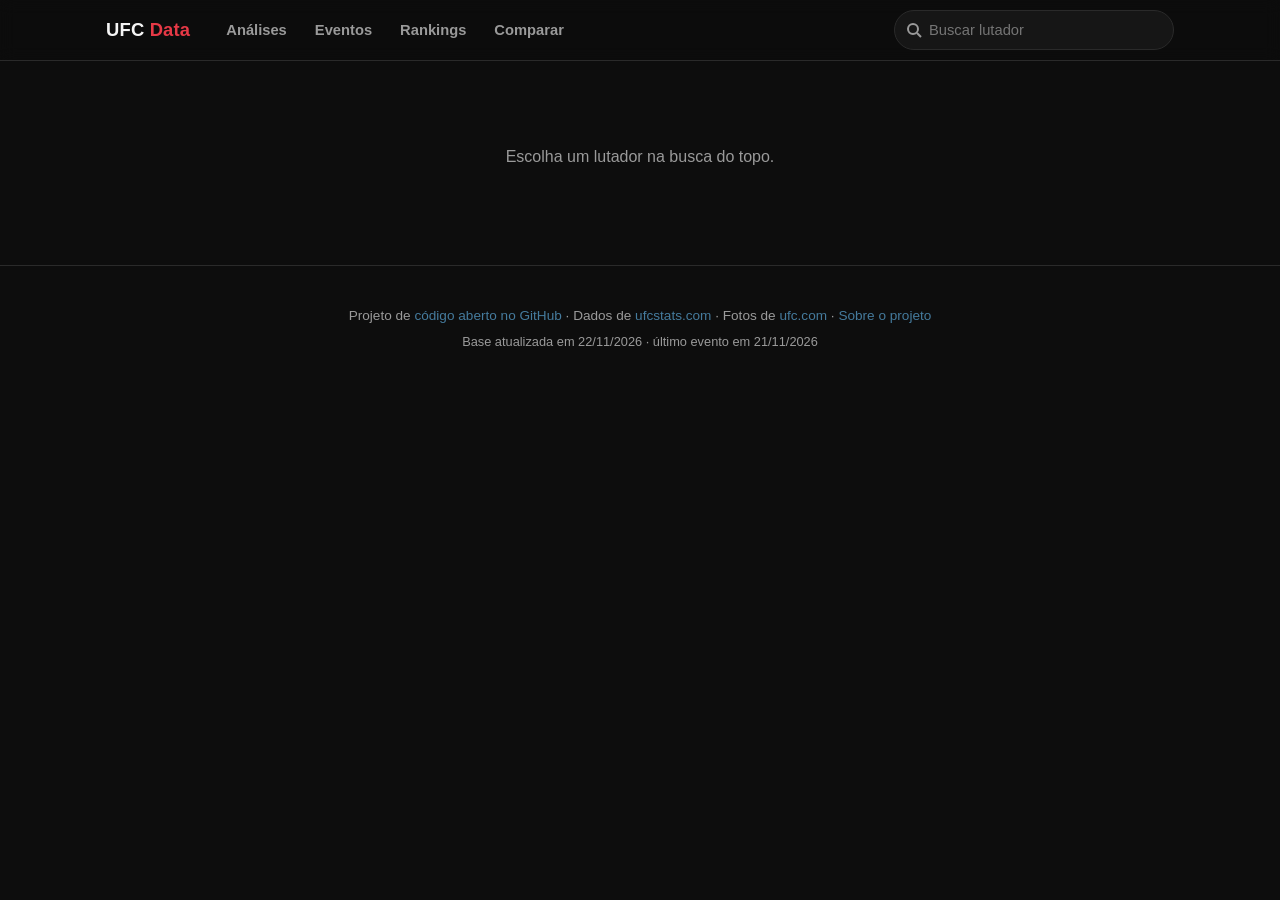
<file: lutador.html>
<!DOCTYPE html>
<html lang="pt-br">
<head>
<meta charset="UTF-8">
<meta name="viewport" content="width=device-width, initial-scale=1.0">
<title>Lutador — UFC Data</title>
<meta name="description" content="Cartel, dados físicos, como vence e como perde, estatísticas contra a média da categoria e histórico de lutas.">
<meta name="theme-color" content="#0d0d0d">
<link rel="icon" href="favicon.svg" type="image/svg+xml">
<link rel="apple-touch-icon" href="img/icone-180.png">
<meta property="og:type" content="website">
<meta property="og:site_name" content="UFC Data">
<meta property="og:locale" content="pt_BR">
<meta property="og:title" content="Perfil do lutador — UFC Data">
<meta property="og:description" content="Cartel, dados físicos, como vence e como perde, estatísticas contra a média da categoria e histórico de lutas.">
<meta property="og:url" content="https://khannnn1.github.io/ufc-data/lutador.html">
<meta property="og:image" content="https://khannnn1.github.io/ufc-data/img/og.png">
<meta property="og:image:width" content="1200">
<meta property="og:image:height" content="630">
<meta name="twitter:card" content="summary_large_image">
<link rel="stylesheet" href="css/site.css?v=4">
<style>
  /* Topo do perfil */
  .perfil-topo { display: flex; gap: 24px; align-items: center; margin-bottom: 16px; }
  .perfil-topo .titulo { min-width: 0; flex: 1; }
  .perfil-topo h1 { font-size: 1.9rem; margin: 0; line-height: 1.15; }
  .perfil-topo .sub { color: var(--muted); margin-top: 4px; }
  .perfil-topo .cartel-grande { font-size: 2.2rem; font-weight: 800; margin-top: 6px; font-variant-numeric: tabular-nums; }
  .perfil-topo .cartel-grande small { font-size: 0.8rem; font-weight: 600; color: var(--muted); margin-left: 8px; letter-spacing: 0.04em; text-transform: uppercase; }
  .fatos { display: grid; grid-template-columns: repeat(6, minmax(0, 1fr)); gap: 1px; background: var(--grid-line);
           border: 1px solid var(--grid-line); border-radius: var(--raio); overflow: hidden; margin-bottom: 16px; }
  .fato { background: var(--card-bg); padding: 12px 14px; }
  .fato .rotulo { color: var(--muted); font-size: 0.72rem; text-transform: uppercase; letter-spacing: 0.05em; }
  .fato .valor { font-weight: 700; font-size: 1.05rem; margin-top: 2px; }
  .fato .valor.vitoria { color: #4cc285; }
  .fato .valor.derrota { color: var(--vermelho); }

  /* Nota média (topo) e nota em cada luta */
  .perfil-topo .acoes { display: flex; flex-direction: column; align-items: flex-end; gap: 12px; }
  .nota-media { display: flex; align-items: center; gap: 10px; }
  .nota-media .selo-nota.grande { min-width: 64px; height: 48px; font-size: 1.5rem; border-radius: 10px; }
  .nota-media .texto-nota { display: flex; flex-direction: column; font-size: 0.8rem; color: var(--muted); line-height: 1.35; }
  .nota-media .texto-nota strong { color: var(--text); font-size: 0.9rem; }
  .notas-luta { margin-bottom: 16px; }
  .barras-notas { position: relative; display: flex; align-items: flex-end; gap: 3px; height: 150px; padding-top: 18px; }
  .barra-nota { position: relative; flex: 1 1 0; min-width: 3px; max-width: 34px; border-radius: 3px 3px 0 0; text-decoration: none; }
  .barra-nota.baixa { background: #c4313d; } .barra-nota.media { background: var(--amarelo); }
  .barra-nota.boa { background: #23874f; } .barra-nota.otima { background: #2f6f9e; }
  .barra-nota:hover, .barra-nota:focus-visible { filter: brightness(1.25); outline: none; }
  .barra-nota .valor-barra { position: absolute; bottom: 100%; left: 50%; transform: translateX(-50%); font-size: 0.66rem; color: var(--muted); padding-bottom: 2px; white-space: nowrap; }
  .linha-base { position: absolute; left: 0; right: 0; border-top: 1px dashed rgba(245, 245, 245, 0.45); pointer-events: none; z-index: 1; }
  .eixo-notas { display: flex; justify-content: space-between; color: var(--muted); font-size: 0.75rem; margin-top: 6px; }
  table.historico td .selo-nota { margin: 0; }

  /* Qualidade do cartel (dados/cartel.json) */
  .qualidade-cartel { margin-bottom: 16px; }
  .visoes-cartel { display: grid; grid-template-columns: repeat(4, minmax(0, 1fr)); gap: 12px; margin-bottom: 14px; }
  .visao-cartel { display: block; border: 1px solid var(--grid-line); border-radius: var(--raio); padding: 12px 14px; color: inherit; text-decoration: none; }
  .visao-cartel:hover, .visao-cartel:focus-visible { border-color: var(--muted); outline: none; }
  .visao-cartel .rotulo, .destaque .rotulo { color: var(--muted); font-size: 0.72rem; text-transform: uppercase; letter-spacing: 0.05em; }
  .visao-cartel .valor { font-size: 1.7rem; font-weight: 800; font-variant-numeric: tabular-nums; margin-top: 2px; }
  .visao-cartel .posicao { font-weight: 600; font-size: 0.9rem; }
  .visao-cartel .detalhe, .destaque .detalhe { color: var(--muted); font-size: 0.78rem; margin-top: 2px; }
  .destaques-cartel { display: grid; grid-template-columns: repeat(4, minmax(0, 1fr)); gap: 12px; }
  .destaque .valor { font-weight: 700; margin-top: 2px; }
  .destaque .valor a { color: inherit; }

  .grade { display: grid; grid-template-columns: minmax(0, 1fr) minmax(0, 1.4fr); gap: 16px; margin-bottom: 16px; }

  /* Como vence / como perde */
  .metodos .linha-metodo { margin-bottom: 14px; }
  .metodos .cabecalho { display: flex; flex-wrap: wrap; justify-content: space-between; gap: 2px 12px; font-size: 0.88rem; margin-bottom: 6px; }
  .metodos .cabecalho span:last-child { color: var(--muted); }
  .empilhada { display: flex; height: 12px; border-radius: 6px; overflow: hidden; background: var(--grid-line); }
  .empilhada span { display: block; height: 100%; }
  .legenda { display: flex; flex-wrap: wrap; gap: 6px 14px; font-size: 0.8rem; color: var(--muted); margin-top: 4px; }
  .legenda i { display: inline-block; width: 10px; height: 10px; border-radius: 2px; margin-right: 5px; vertical-align: -1px; }
  .cor-ko { background: var(--azul); }
  .cor-sub { background: var(--vermelho); }
  .cor-dec { background: var(--amarelo); }
  .cor-outro { background: #555; }

  /* Estatísticas × média da categoria */
  .estat { display: grid; grid-template-columns: minmax(0, 1fr) auto; gap: 2px 12px; align-items: center; padding: 8px 0; border-bottom: 1px solid var(--grid-line); }
  .estat:last-of-type { border-bottom: none; }
  .estat .rotulo { font-size: 0.88rem; }
  .estat .valor { font-weight: 700; text-align: right; font-variant-numeric: tabular-nums; }
  .estat .trilho { grid-column: 1 / -1; position: relative; height: 6px; background: var(--grid-line); border-radius: 3px; margin-top: 4px; }
  .estat .trilho .preenchido { position: absolute; left: 0; top: 0; bottom: 0; border-radius: 3px; background: var(--azul); }
  .estat .trilho .preenchido.acima { background: #4cc285; }
  .estat .trilho .media { position: absolute; top: -3px; width: 2px; height: 12px; background: var(--text); opacity: 0.8; }
  .estat .comparacao { grid-column: 1 / -1; color: var(--muted); font-size: 0.75rem; }
  .nota { color: var(--muted); font-size: 0.8rem; margin: 10px 0 0; }

  /* Histórico de lutas */
  .adversario { display: flex; align-items: center; gap: 10px; min-width: 0; }
  table.historico td { white-space: normal; vertical-align: middle; }
  table.historico td.metodo { min-width: 120px; }
  td.metodo .principal { font-weight: 600; }
  td.golpes { color: var(--muted); }
  td.golpes strong { color: var(--text); }
  .filtros-historico { display: flex; gap: 6px; flex-wrap: wrap; margin-bottom: 8px; }
  .filtros-historico button {
    background: transparent; color: var(--muted); border: 1px solid var(--grid-line); border-radius: 16px;
    padding: 4px 12px; font: inherit; font-size: 0.82rem; cursor: pointer;
  }
  .filtros-historico button[aria-pressed="true"] { color: var(--text); border-color: var(--text); }

  @media (max-width: 860px) {
    .fatos { grid-template-columns: repeat(3, minmax(0, 1fr)); }
    .grade { grid-template-columns: minmax(0, 1fr); }
    .destaques-cartel, .visoes-cartel { grid-template-columns: repeat(2, minmax(0, 1fr)); }
  }
  @media (max-width: 560px) {
    .perfil-topo { gap: 16px; align-items: flex-start; flex-wrap: wrap; }
    .perfil-topo .avatar.enorme { width: 84px; height: 84px; font-size: 1.5rem; }
    .perfil-topo h1 { font-size: 1.45rem; }
    .perfil-topo .cartel-grande { font-size: 1.7rem; }
    .perfil-topo .acoes { width: 100%; flex-direction: row; justify-content: space-between; align-items: center; flex-wrap: wrap; }
    .barra-nota .valor-barra { display: none; }
    .col-golpes { display: none; }
    .perfil-topo .cartel-grande small { display: none; }
    .cartao-p { padding: 14px; }
    .visoes-cartel { gap: 8px; }
    .visao-cartel .valor { font-size: 1.35rem; }
  }
</style>
</head>
<body data-pagina="lutador">

<main id="perfil">
  <p class="carregando">Carregando…</p>
</main>

<footer>
  Projeto de <a href="https://github.com/khannnn1/ufc-data">código aberto no GitHub</a> · Dados de <a href="http://ufcstats.com">ufcstats.com</a> · Fotos de <a href="https://www.ufc.com">ufc.com</a>
</footer>

<script src="js/site.js?v=8"></script>
<script src="js/lutador.js?v=9"></script>
</body>
</html>
</file>
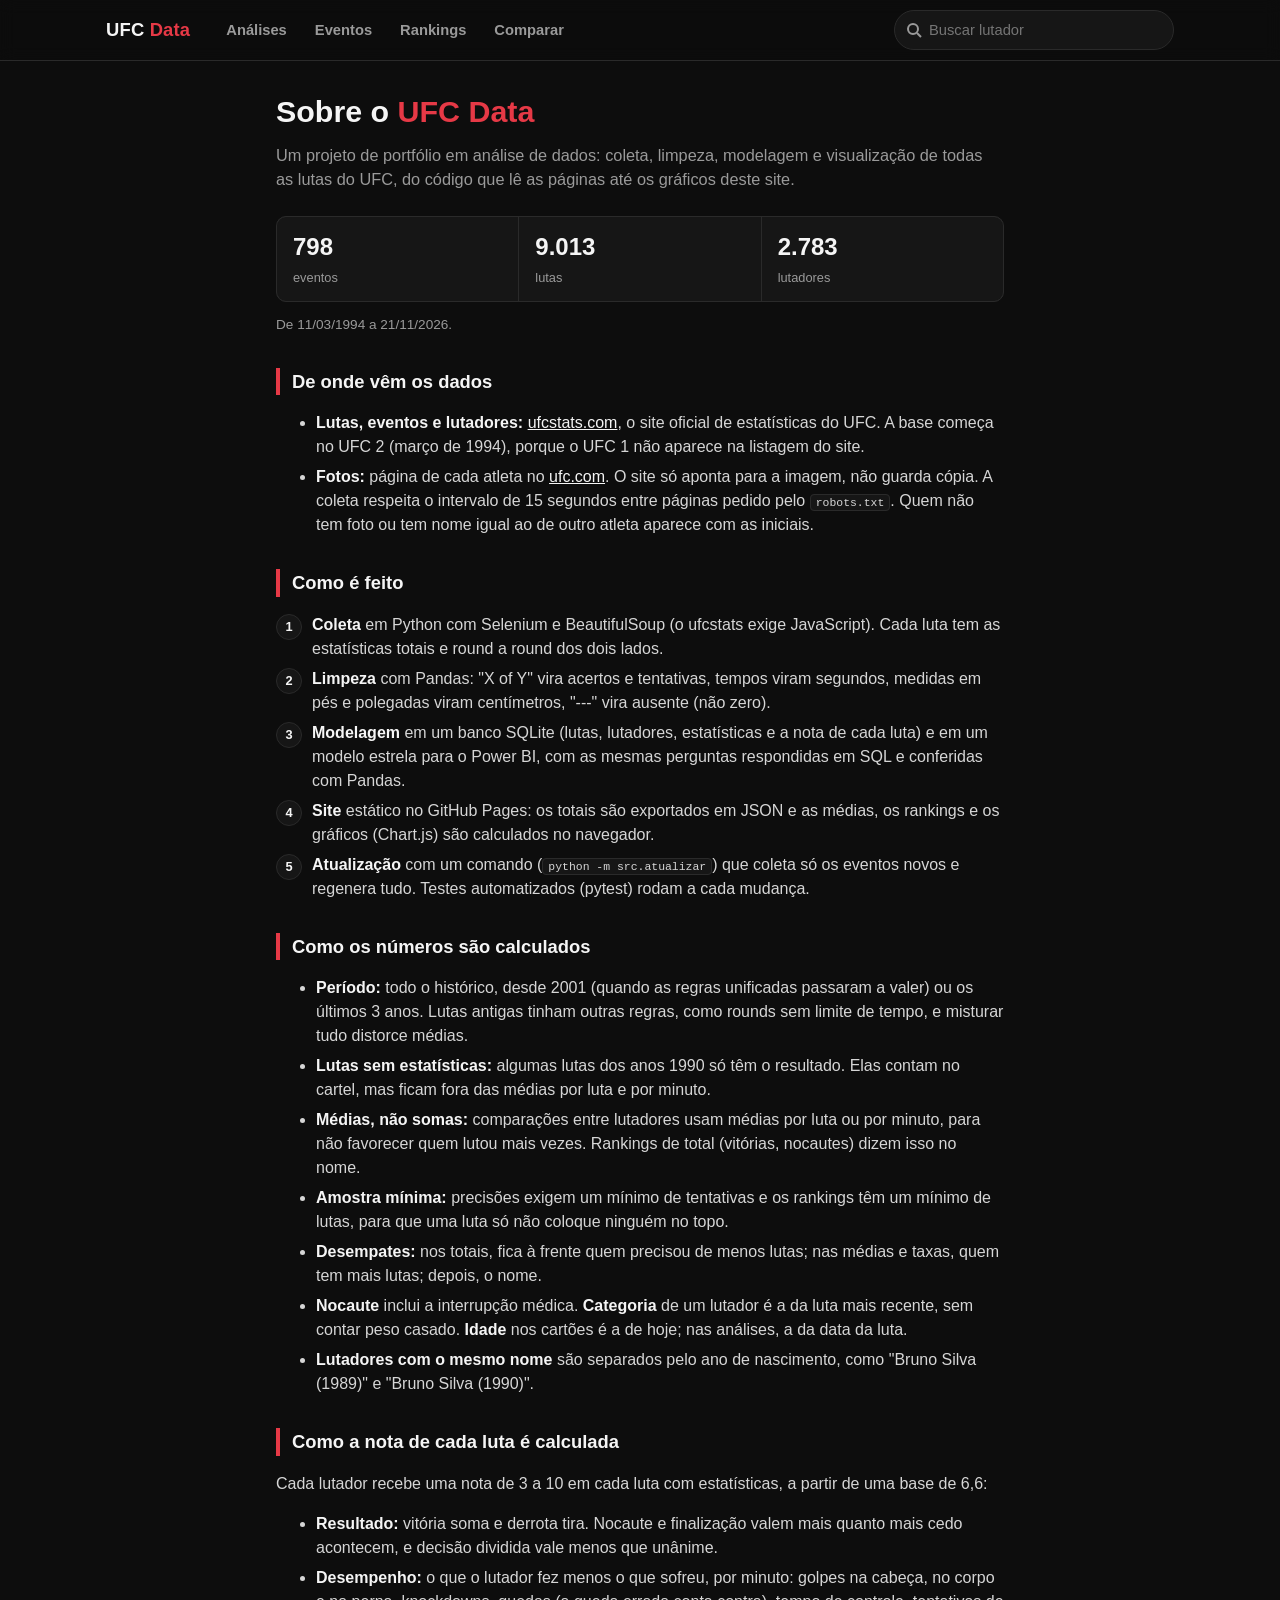
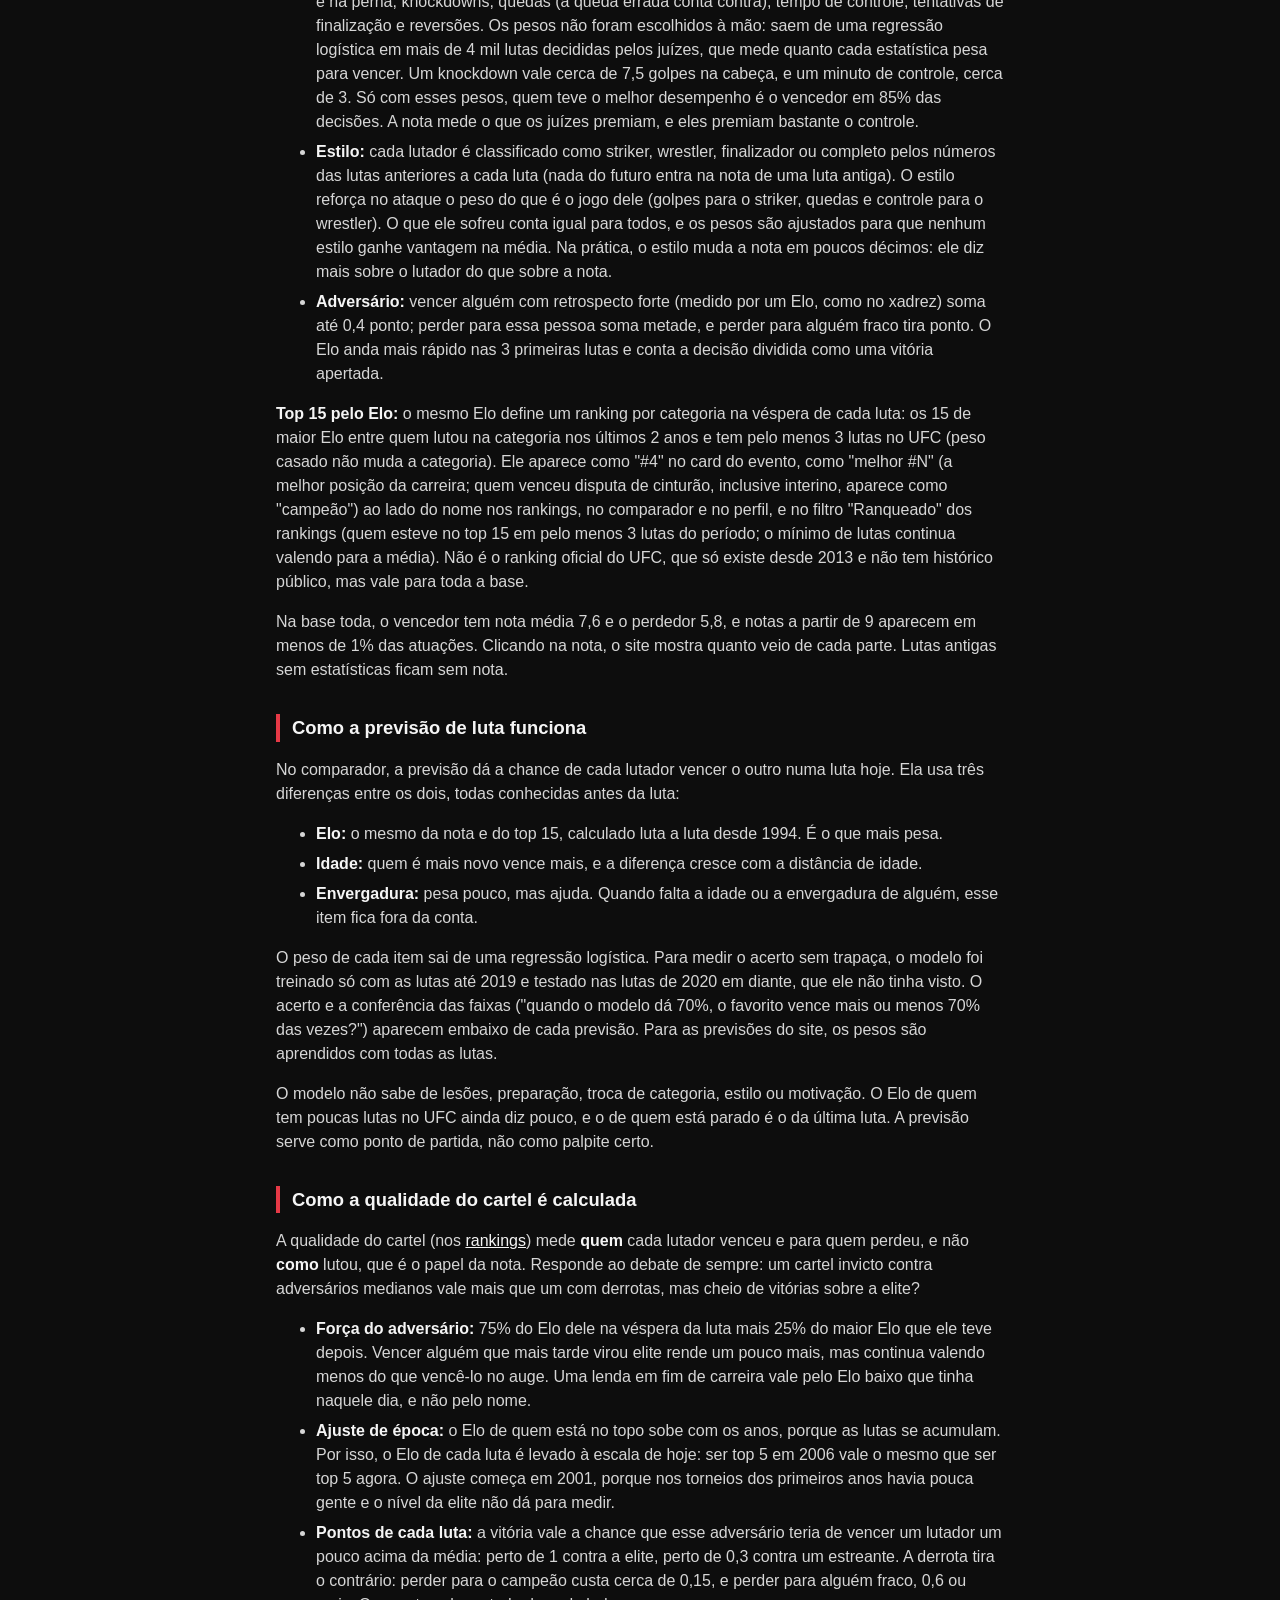
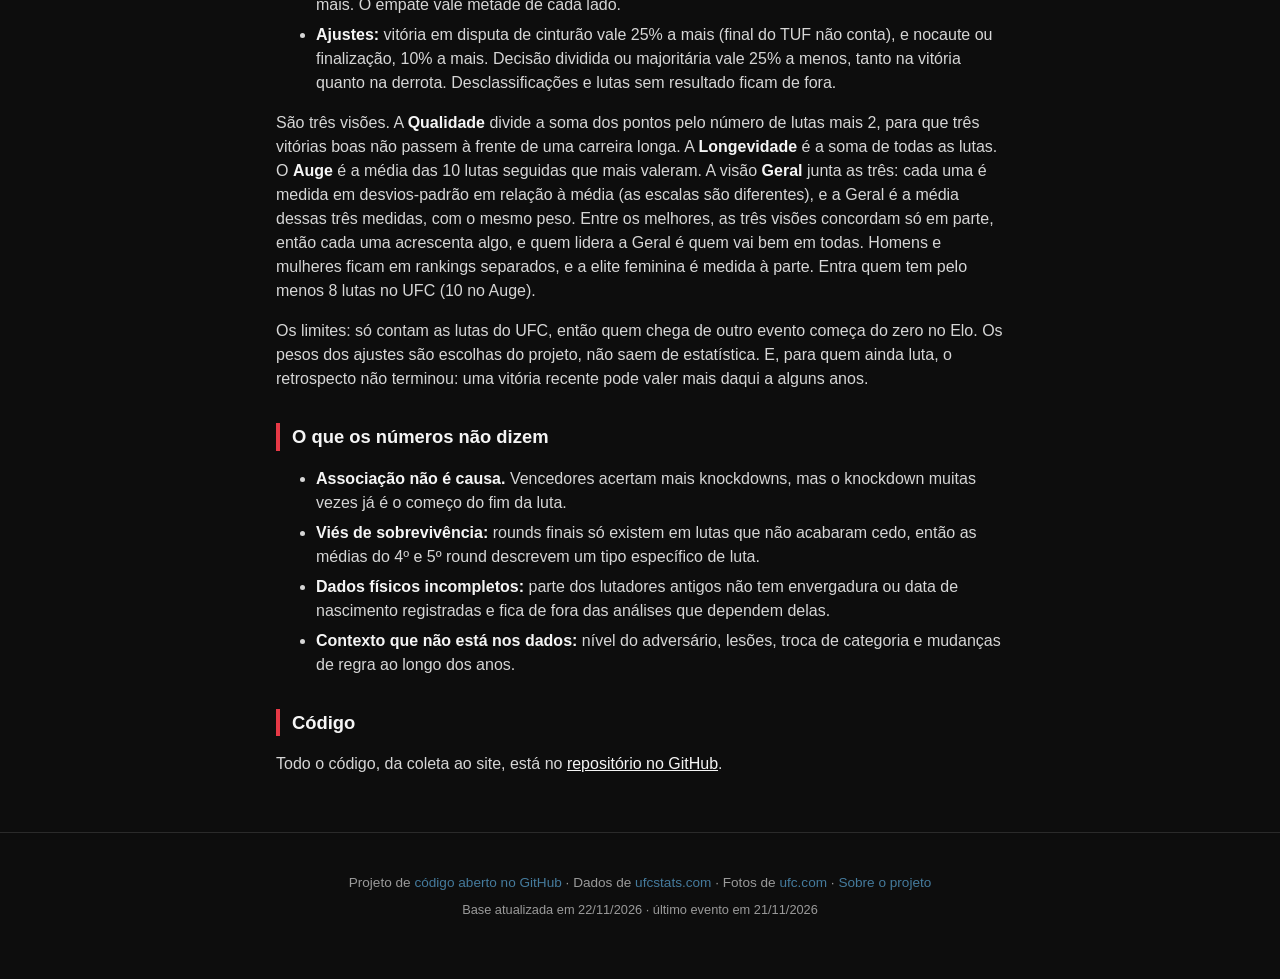
<file: sobre.html>
<!DOCTYPE html>
<html lang="pt-br">
<head>
<meta charset="UTF-8">
<meta name="viewport" content="width=device-width, initial-scale=1.0">
<title>Sobre o projeto — UFC Data</title>
<meta name="description" content="Como os dados do UFC Data foram coletados, tratados e calculados, e o que eles não dizem.">
<meta name="theme-color" content="#0d0d0d">
<link rel="icon" href="favicon.svg" type="image/svg+xml">
<link rel="apple-touch-icon" href="img/icone-180.png">
<meta property="og:type" content="website">
<meta property="og:site_name" content="UFC Data">
<meta property="og:locale" content="pt_BR">
<meta property="og:title" content="Sobre o projeto — UFC Data">
<meta property="og:description" content="Como os dados do UFC Data foram coletados, tratados e calculados, e o que eles não dizem.">
<meta property="og:url" content="https://khannnn1.github.io/ufc-data/sobre.html">
<meta property="og:image" content="https://khannnn1.github.io/ufc-data/img/og.png">
<meta property="og:image:width" content="1200">
<meta property="og:image:height" content="630">
<meta name="twitter:card" content="summary_large_image">
<link rel="stylesheet" href="css/site.css?v=4">
<style>
  .sobre { max-width: 760px; }
  .sobre h1 { font-size: 1.9rem; margin: 0 0 8px; }
  .sobre h1 span { color: var(--vermelho); }
  .sobre .intro { color: var(--muted); font-size: 1.02rem; margin: 0 0 24px; }
  .sobre h2 { font-size: 1.15rem; margin: 32px 0 8px; padding-left: 12px; border-left: 4px solid var(--vermelho); }
  .sobre p, .sobre li { color: #d6d6d6; }
  .sobre li + li { margin-top: 6px; }
  .sobre strong { color: var(--text); }
  .sobre a { color: var(--text); }
  .sobre code { background: var(--card-bg); border: 1px solid var(--grid-line); border-radius: 4px; padding: 1px 5px; font-size: 0.88em; }
  .resumo { display: grid; grid-template-columns: repeat(3, minmax(0, 1fr)); gap: 1px; background: var(--grid-line);
            border: 1px solid var(--grid-line); border-radius: var(--raio); overflow: hidden; margin: 0 0 8px; }
  .resumo div { background: var(--card-bg); padding: 12px 16px; }
  .resumo b { display: block; font-size: 1.5rem; font-variant-numeric: tabular-nums; }
  .resumo span { color: var(--muted); font-size: 0.8rem; }
  .etapas { list-style: none; padding: 0; counter-reset: etapa; }
  .etapas li { counter-increment: etapa; position: relative; padding-left: 36px; }
  .etapas li::before { content: counter(etapa); position: absolute; left: 0; top: 1px; width: 24px; height: 24px; border-radius: 50%;
                       background: var(--card-bg); border: 1px solid var(--grid-line); color: var(--text); font-size: 0.8rem; font-weight: 700;
                       display: flex; align-items: center; justify-content: center; }
  @media (max-width: 560px) { .sobre h1 { font-size: 1.5rem; } .resumo b { font-size: 1.2rem; } }
</style>
</head>
<body data-pagina="sobre">

<main class="sobre">
  <h1>Sobre o <span>UFC Data</span></h1>
  <p class="intro">Um projeto de portfólio em análise de dados: coleta, limpeza, modelagem e visualização de todas as lutas do UFC, do código que lê as páginas até os gráficos deste site.</p>

  <div class="resumo">
    <div><b data-n="eventos">795</b><span>eventos</span></div>
    <div><b data-n="lutas">8.974</b><span>lutas</span></div>
    <div><b data-n="lutadores">2.776</b><span>lutadores</span></div>
  </div>
  <p class="nota" id="periodo-base" style="color: var(--muted); font-size: 0.85rem;"></p>

  <h2>De onde vêm os dados</h2>
  <ul>
    <li><strong>Lutas, eventos e lutadores:</strong> <a href="http://ufcstats.com">ufcstats.com</a>, o site oficial de estatísticas do UFC. A base começa no UFC 2 (março de 1994), porque o UFC 1 não aparece na listagem do site.</li>
    <li><strong>Fotos:</strong> página de cada atleta no <a href="https://www.ufc.com">ufc.com</a>. O site só aponta para a imagem, não guarda cópia. A coleta respeita o intervalo de 15 segundos entre páginas pedido pelo <code>robots.txt</code>. Quem não tem foto ou tem nome igual ao de outro atleta aparece com as iniciais.</li>
  </ul>

  <h2>Como é feito</h2>
  <ol class="etapas">
    <li><strong>Coleta</strong> em Python com Selenium e BeautifulSoup (o ufcstats exige JavaScript). Cada luta tem as estatísticas totais e round a round dos dois lados.</li>
    <li><strong>Limpeza</strong> com Pandas: "X of Y" vira acertos e tentativas, tempos viram segundos, medidas em pés e polegadas viram centímetros, "---" vira ausente (não zero).</li>
    <li><strong>Modelagem</strong> em um banco SQLite (lutas, lutadores, estatísticas e a nota de cada luta) e em um modelo estrela para o Power BI, com as mesmas perguntas respondidas em SQL e conferidas com Pandas.</li>
    <li><strong>Site</strong> estático no GitHub Pages: os totais são exportados em JSON e as médias, os rankings e os gráficos (Chart.js) são calculados no navegador.</li>
    <li><strong>Atualização</strong> com um comando (<code>python -m src.atualizar</code>) que coleta só os eventos novos e regenera tudo. Testes automatizados (pytest) rodam a cada mudança.</li>
  </ol>

  <h2>Como os números são calculados</h2>
  <ul>
    <li><strong>Período:</strong> todo o histórico, desde 2001 (quando as regras unificadas passaram a valer) ou os últimos 3 anos. Lutas antigas tinham outras regras, como rounds sem limite de tempo, e misturar tudo distorce médias.</li>
    <li><strong>Lutas sem estatísticas:</strong> algumas lutas dos anos 1990 só têm o resultado. Elas contam no cartel, mas ficam fora das médias por luta e por minuto.</li>
    <li><strong>Médias, não somas:</strong> comparações entre lutadores usam médias por luta ou por minuto, para não favorecer quem lutou mais vezes. Rankings de total (vitórias, nocautes) dizem isso no nome.</li>
    <li><strong>Amostra mínima:</strong> precisões exigem um mínimo de tentativas e os rankings têm um mínimo de lutas, para que uma luta só não coloque ninguém no topo.</li>
    <li><strong>Desempates:</strong> nos totais, fica à frente quem precisou de menos lutas; nas médias e taxas, quem tem mais lutas; depois, o nome.</li>
    <li><strong>Nocaute</strong> inclui a interrupção médica. <strong>Categoria</strong> de um lutador é a da luta mais recente, sem contar peso casado. <strong>Idade</strong> nos cartões é a de hoje; nas análises, a da data da luta.</li>
    <li><strong>Lutadores com o mesmo nome</strong> são separados pelo ano de nascimento, como "Bruno Silva (1989)" e "Bruno Silva (1990)".</li>
  </ul>

  <h2 id="nota">Como a nota de cada luta é calculada</h2>
  <p>Cada lutador recebe uma nota de 3 a 10 em cada luta com estatísticas, a partir de uma base de 6,6:</p>
  <ul>
    <li><strong>Resultado:</strong> vitória soma e derrota tira. Nocaute e finalização valem mais quanto mais cedo acontecem, e decisão dividida vale menos que unânime.</li>
    <li><strong>Desempenho:</strong> o que o lutador fez menos o que sofreu, por minuto: golpes na cabeça, no corpo e na perna, knockdowns, quedas (a queda errada conta contra), tempo de controle, tentativas de finalização e reversões. Os pesos não foram escolhidos à mão: saem de uma regressão logística em mais de 4 mil lutas decididas pelos juízes, que mede quanto cada estatística pesa para vencer. Um knockdown vale cerca de 7,5 golpes na cabeça, e um minuto de controle, cerca de 3. Só com esses pesos, quem teve o melhor desempenho é o vencedor em 85% das decisões. A nota mede o que os juízes premiam, e eles premiam bastante o controle.</li>
    <li><strong>Estilo:</strong> cada lutador é classificado como striker, wrestler, finalizador ou completo pelos números das lutas anteriores a cada luta (nada do futuro entra na nota de uma luta antiga). O estilo reforça no ataque o peso do que é o jogo dele (golpes para o striker, quedas e controle para o wrestler). O que ele sofreu conta igual para todos, e os pesos são ajustados para que nenhum estilo ganhe vantagem na média. Na prática, o estilo muda a nota em poucos décimos: ele diz mais sobre o lutador do que sobre a nota.</li>
    <li><strong>Adversário:</strong> vencer alguém com retrospecto forte (medido por um Elo, como no xadrez) soma até 0,4 ponto; perder para essa pessoa soma metade, e perder para alguém fraco tira ponto. O Elo anda mais rápido nas 3 primeiras lutas e conta a decisão dividida como uma vitória apertada.</li>
  </ul>
  <p id="ranqueados"><strong>Top 15 pelo Elo:</strong> o mesmo Elo define um ranking por categoria na véspera de cada luta: os 15 de maior Elo entre quem lutou na categoria nos últimos 2 anos e tem pelo menos 3 lutas no UFC (peso casado não muda a categoria). Ele aparece como "#4" no card do evento, como "melhor #N" (a melhor posição da carreira; quem venceu disputa de cinturão, inclusive interino, aparece como "campeão") ao lado do nome nos rankings, no comparador e no perfil, e no filtro "Ranqueado" dos rankings (quem esteve no top 15 em pelo menos 3 lutas do período; o mínimo de lutas continua valendo para a média). Não é o ranking oficial do UFC, que só existe desde 2013 e não tem histórico público, mas vale para toda a base.</p>
  <p>Na base toda, o vencedor tem nota média 7,6 e o perdedor 5,8, e notas a partir de 9 aparecem em menos de 1% das atuações. Clicando na nota, o site mostra quanto veio de cada parte. Lutas antigas sem estatísticas ficam sem nota.</p>

  <h2 id="previsao">Como a previsão de luta funciona</h2>
  <p>No comparador, a previsão dá a chance de cada lutador vencer o outro numa luta hoje. Ela usa três diferenças entre os dois, todas conhecidas antes da luta:</p>
  <ul>
    <li><strong>Elo:</strong> o mesmo da nota e do top 15, calculado luta a luta desde 1994. É o que mais pesa.</li>
    <li><strong>Idade:</strong> quem é mais novo vence mais, e a diferença cresce com a distância de idade.</li>
    <li><strong>Envergadura:</strong> pesa pouco, mas ajuda. Quando falta a idade ou a envergadura de alguém, esse item fica fora da conta.</li>
  </ul>
  <p>O peso de cada item sai de uma regressão logística. Para medir o acerto sem trapaça, o modelo foi treinado só com as lutas até 2019 e testado nas lutas de 2020 em diante, que ele não tinha visto. O acerto e a conferência das faixas ("quando o modelo dá 70%, o favorito vence mais ou menos 70% das vezes?") aparecem embaixo de cada previsão. Para as previsões do site, os pesos são aprendidos com todas as lutas.</p>
  <p>O modelo não sabe de lesões, preparação, troca de categoria, estilo ou motivação. O Elo de quem tem poucas lutas no UFC ainda diz pouco, e o de quem está parado é o da última luta. A previsão serve como ponto de partida, não como palpite certo.</p>

  <h2 id="cartel">Como a qualidade do cartel é calculada</h2>
  <p>A qualidade do cartel (nos <a href="interativo.html#cartel">rankings</a>) mede <strong>quem</strong> cada lutador venceu e para quem perdeu, e não <strong>como</strong> lutou, que é o papel da nota. Responde ao debate de sempre: um cartel invicto contra adversários medianos vale mais que um com derrotas, mas cheio de vitórias sobre a elite?</p>
  <ul>
    <li><strong>Força do adversário:</strong> 75% do Elo dele na véspera da luta mais 25% do maior Elo que ele teve depois. Vencer alguém que mais tarde virou elite rende um pouco mais, mas continua valendo menos do que vencê-lo no auge. Uma lenda em fim de carreira vale pelo Elo baixo que tinha naquele dia, e não pelo nome.</li>
    <li><strong>Ajuste de época:</strong> o Elo de quem está no topo sobe com os anos, porque as lutas se acumulam. Por isso, o Elo de cada luta é levado à escala de hoje: ser top 5 em 2006 vale o mesmo que ser top 5 agora. O ajuste começa em 2001, porque nos torneios dos primeiros anos havia pouca gente e o nível da elite não dá para medir.</li>
    <li><strong>Pontos de cada luta:</strong> a vitória vale a chance que esse adversário teria de vencer um lutador um pouco acima da média: perto de 1 contra a elite, perto de 0,3 contra um estreante. A derrota tira o contrário: perder para o campeão custa cerca de 0,15, e perder para alguém fraco, 0,6 ou mais. O empate vale metade de cada lado.</li>
    <li><strong>Ajustes:</strong> vitória em disputa de cinturão vale 25% a mais (final do TUF não conta), e nocaute ou finalização, 10% a mais. Decisão dividida ou majoritária vale 25% a menos, tanto na vitória quanto na derrota. Desclassificações e lutas sem resultado ficam de fora.</li>
  </ul>
  <p>São três visões. A <strong>Qualidade</strong> divide a soma dos pontos pelo número de lutas mais 2, para que três vitórias boas não passem à frente de uma carreira longa. A <strong>Longevidade</strong> é a soma de todas as lutas. O <strong>Auge</strong> é a média das 10 lutas seguidas que mais valeram. A visão <strong>Geral</strong> junta as três: cada uma é medida em desvios-padrão em relação à média (as escalas são diferentes), e a Geral é a média dessas três medidas, com o mesmo peso. Entre os melhores, as três visões concordam só em parte, então cada uma acrescenta algo, e quem lidera a Geral é quem vai bem em todas. Homens e mulheres ficam em rankings separados, e a elite feminina é medida à parte. Entra quem tem pelo menos 8 lutas no UFC (10 no Auge).</p>
  <p>Os limites: só contam as lutas do UFC, então quem chega de outro evento começa do zero no Elo. Os pesos dos ajustes são escolhas do projeto, não saem de estatística. E, para quem ainda luta, o retrospecto não terminou: uma vitória recente pode valer mais daqui a alguns anos.</p>

  <h2>O que os números não dizem</h2>
  <ul>
    <li><strong>Associação não é causa.</strong> Vencedores acertam mais knockdowns, mas o knockdown muitas vezes já é o começo do fim da luta.</li>
    <li><strong>Viés de sobrevivência:</strong> rounds finais só existem em lutas que não acabaram cedo, então as médias do 4º e 5º round descrevem um tipo específico de luta.</li>
    <li><strong>Dados físicos incompletos:</strong> parte dos lutadores antigos não tem envergadura ou data de nascimento registradas e fica de fora das análises que dependem delas.</li>
    <li><strong>Contexto que não está nos dados:</strong> nível do adversário, lesões, troca de categoria e mudanças de regra ao longo dos anos.</li>
  </ul>

  <h2>Código</h2>
  <p>Todo o código, da coleta ao site, está no <a href="https://github.com/khannnn1/ufc-data">repositório no GitHub</a>.</p>
</main>

<footer>
  Projeto de <a href="https://github.com/khannnn1/ufc-data">código aberto no GitHub</a> · Dados de <a href="http://ufcstats.com">ufcstats.com</a> · Fotos de <a href="https://www.ufc.com">ufc.com</a>
</footer>

<script src="js/site.js?v=8"></script>
<script>
  // Números do topo e período da base, lidos de dados/analises.json (o texto fixo é só o padrão)
  carregarAnalises().then((d) => {
    const fmt = new Intl.NumberFormat("pt-BR");
    for (const el of document.querySelectorAll("[data-n]")) el.textContent = fmt.format(d.tudo.numeros[el.dataset.n]);
    const p = d.tudo.periodo;
    if (p) document.getElementById("periodo-base").textContent = `De ${fmtData(p.inicio)} a ${fmtData(p.fim)}.`;
  }).catch(() => {});
</script>
</body>
</html>
</file>
<file: css/site.css>
/* Estilo comum a todas as páginas (cores do projeto: ver src/visualizacao.py).
   Cada página ainda tem o seu <style> com o que só ela usa. */
:root {
  --bg: #0d0d0d;
  --card-bg: #161616;
  --card-hover: #1f1f1f;
  --text: #f5f5f5;
  --muted: #9a9a9a;
  --vermelho: #e63946;
  --azul: #457b9d;
  --amarelo: #c08a1e;
  --verde: #2a9d5c;
  --grid-line: #2a2a2a;
  --raio: 10px;
  --largura: 1100px;
}
* { box-sizing: border-box; }
body {
  margin: 0;
  background: var(--bg);
  color: var(--text);
  font-family: -apple-system, "Segoe UI", Roboto, sans-serif;
  line-height: 1.5;
}
a { color: inherit; }
section[id] { scroll-margin-top: 72px; }
.visualmente-oculto { position: absolute; width: 1px; height: 1px; overflow: hidden; clip: rect(0 0 0 0); white-space: nowrap; }

/* ---------- Barra do topo (montada por js/site.js) ---------- */
.barra-topo {
  position: sticky; top: 0; z-index: 50;
  background: rgba(13, 13, 13, 0.92);
  backdrop-filter: blur(8px);
  border-bottom: 1px solid var(--grid-line);
}
.barra-conteudo {
  max-width: var(--largura); margin: 0 auto; padding: 10px 16px;
  display: flex; align-items: center; gap: 24px;
}
.logo { font-weight: 800; font-size: 1.15rem; text-decoration: none; letter-spacing: 0.01em; white-space: nowrap; }
.logo span { color: var(--vermelho); }
.menu { display: flex; gap: 4px; list-style: none; margin: 0; padding: 0; }
.menu a {
  display: block; padding: 6px 12px; border-radius: 8px;
  color: var(--muted); text-decoration: none; font-size: 0.92rem; font-weight: 600;
}
.menu a:hover { color: var(--text); background: var(--card-bg); }
.menu a[aria-current="page"] { color: var(--text); background: var(--card-bg); }
.busca { position: relative; margin-left: auto; width: 280px; max-width: 100%; }
.busca input {
  width: 100%; padding: 8px 12px 8px 34px;
  background: var(--card-bg) url("data:image/svg+xml,%3Csvg xmlns='http://www.w3.org/2000/svg' width='16' height='16' fill='none' stroke='%239a9a9a' stroke-width='2'%3E%3Ccircle cx='7' cy='7' r='5'/%3E%3Cpath d='m11 11 4 4'/%3E%3C/svg%3E") no-repeat 11px center;
  color: var(--text); border: 1px solid var(--grid-line); border-radius: 20px;
  font: inherit; font-size: 0.92rem;
}
.busca input:focus { outline: 2px solid var(--azul); outline-offset: 1px; }
.busca-sugestoes {
  position: absolute; top: calc(100% + 6px); right: 0; width: max(100%, 320px);
  margin: 0; padding: 6px 0; list-style: none;
  background: var(--card-bg); border: 1px solid var(--grid-line); border-radius: var(--raio);
  box-shadow: 0 10px 30px rgba(0, 0, 0, 0.6);
}
.busca-sugestoes li { display: flex; align-items: center; gap: 10px; padding: 7px 12px; cursor: pointer; }
.busca-sugestoes li:hover, .busca-sugestoes li.ativo { background: var(--grid-line); }
.busca-sugestoes li.vazio { color: var(--muted); cursor: default; font-size: 0.9rem; }

/* ---------- Lutador: foto, nome e linha de baixo ---------- */
.avatar {
  position: relative; flex: none;
  width: 40px; height: 40px; border-radius: 50%; overflow: hidden;
  background: #262626; border: 1px solid #333;
  display: flex; align-items: center; justify-content: center;
  color: var(--muted); font-size: 0.8rem; font-weight: 700; letter-spacing: 0.02em;
}
.avatar.pequeno { width: 32px; height: 32px; font-size: 0.7rem; }
.avatar.grande { width: 64px; height: 64px; font-size: 1.1rem; }
.avatar.enorme { width: 120px; height: 120px; font-size: 2rem; border-width: 2px; }
.avatar img {
  position: absolute; inset: 0; width: 100%; height: 100%;
  object-fit: cover; object-position: 50% 0; background: #262626;
}
.identificacao { display: flex; flex-direction: column; min-width: 0; line-height: 1.25; }
.nome-lutador { font-weight: 600; overflow: hidden; text-overflow: ellipsis; text-decoration: none; }
a.nome-lutador:hover { text-decoration: underline; }
.sub-lutador { color: var(--muted); font-size: 0.78rem; }
.sub-lutador a { text-decoration: none; }
.sub-lutador a:hover { color: var(--text); text-decoration: underline; }

/* ---------- Tabelas ---------- */
.tabela-wrap { overflow-x: auto; }
table { border-collapse: collapse; width: 100%; font-size: 0.9rem; }
th, td { text-align: left; padding: 8px 10px; border-bottom: 1px solid var(--grid-line); white-space: nowrap; }
th { color: var(--muted); font-weight: 600; font-size: 0.75rem; text-transform: uppercase; letter-spacing: 0.04em; }
td.num, th.num { text-align: right; font-variant-numeric: tabular-nums; }


/* ---------- Páginas de conteúdo (perfil, eventos) ---------- */
main { max-width: var(--largura); margin: 0 auto; padding: 28px 16px 40px; }
.carregando, .erro { color: var(--muted); padding: 40px 0; text-align: center; }

.cartao-p {
  background: var(--card-bg); border: 1px solid var(--grid-line); border-radius: var(--raio);
  padding: 18px 20px;
}
.cartao-p h2 {
  font-size: 0.78rem; font-weight: 700; color: var(--muted);
  text-transform: uppercase; letter-spacing: 0.05em; margin: 0 0 14px;
}

.botao {
  display: inline-block; padding: 8px 16px; border-radius: 8px; font-weight: 600; font-size: 0.9rem;
  background: var(--vermelho); color: var(--text); text-decoration: none; white-space: nowrap;
}
.botao:hover { filter: brightness(1.1); }

.resultado {
  display: inline-flex; align-items: center; justify-content: center;
  width: 28px; height: 28px; border-radius: 6px; font-weight: 800; font-size: 0.8rem;
}
.resultado.W { background: rgba(42, 157, 92, 0.18); color: #4cc285; }
.resultado.L { background: rgba(230, 57, 70, 0.18); color: #ff6b76; }
.resultado.D, .resultado.NC { background: #262626; color: var(--muted); }
.etiqueta {
  display: inline-block; font-size: 0.68rem; font-weight: 700; letter-spacing: 0.03em; text-transform: uppercase;
  padding: 1px 6px; border-radius: 4px; margin: 3px 4px 0 0; color: var(--bg);
}
.etiqueta.cinturao { background: var(--amarelo); }
.etiqueta.bonus { background: var(--muted); }

/* Nota por luta (0 a 10): faixas de cor com o número sempre escrito */
.selo-nota {
  display: inline-flex; align-items: center; justify-content: center; min-width: 34px; height: 24px; padding: 0 6px;
  border-radius: 6px; border: 0; font: inherit; font-weight: 800; font-size: 0.82rem; font-variant-numeric: tabular-nums;
  color: #fff; line-height: 1;
}
button.selo-nota { cursor: pointer; }
button.selo-nota:hover { filter: brightness(1.15); }
button.selo-nota:focus-visible { outline: 2px solid var(--text); outline-offset: 2px; }
.selo-nota.baixa { background: #c4313d; }
.selo-nota.media { background: var(--amarelo); color: #111; }
.selo-nota.boa { background: #23874f; }
.selo-nota.otima { background: #2f6f9e; }
.detalhe-nota {
  position: absolute; z-index: 60; width: 260px; background: #1c1c1c; border: 1px solid #3a3a3a; border-radius: var(--raio);
  padding: 12px 14px; box-shadow: 0 8px 24px rgba(0, 0, 0, 0.5); font-size: 0.85rem;
}
.detalhe-nota .titulo-nota { display: flex; align-items: center; gap: 8px; font-weight: 700; margin-bottom: 8px; }
.detalhe-nota dl { display: grid; grid-template-columns: 1fr auto; gap: 3px 12px; margin: 0; font-variant-numeric: tabular-nums; }
.detalhe-nota dt { color: var(--muted); }
.detalhe-nota dd { margin: 0; text-align: right; }
.detalhe-nota .estilo-nota { color: var(--muted); font-size: 0.78rem; margin: 8px 0 6px; }
.detalhe-nota .estilo-nota:empty { display: none; }
.detalhe-nota a { color: var(--text); font-size: 0.78rem; }

footer {
  text-align: center; padding: 40px 20px 60px;
  color: var(--muted); font-size: 0.85rem; border-top: 1px solid var(--grid-line);
}
footer a { color: var(--azul); text-decoration: none; }
footer a:hover { text-decoration: underline; }
footer .atualizacao { margin-top: 6px; font-size: 0.8rem; }
footer .atualizacao:empty { display: none; }

@media (max-width: 700px) {
  .barra-conteudo { flex-wrap: wrap; gap: 8px 12px; padding: 8px 12px; }
  .busca { order: 2; width: auto; flex: 1 1 140px; }
  .menu { order: 3; width: 100%; overflow-x: auto; }
  .menu a { padding: 4px 10px; font-size: 0.88rem; }
  th, td { padding: 8px 6px; }
}
</file>
